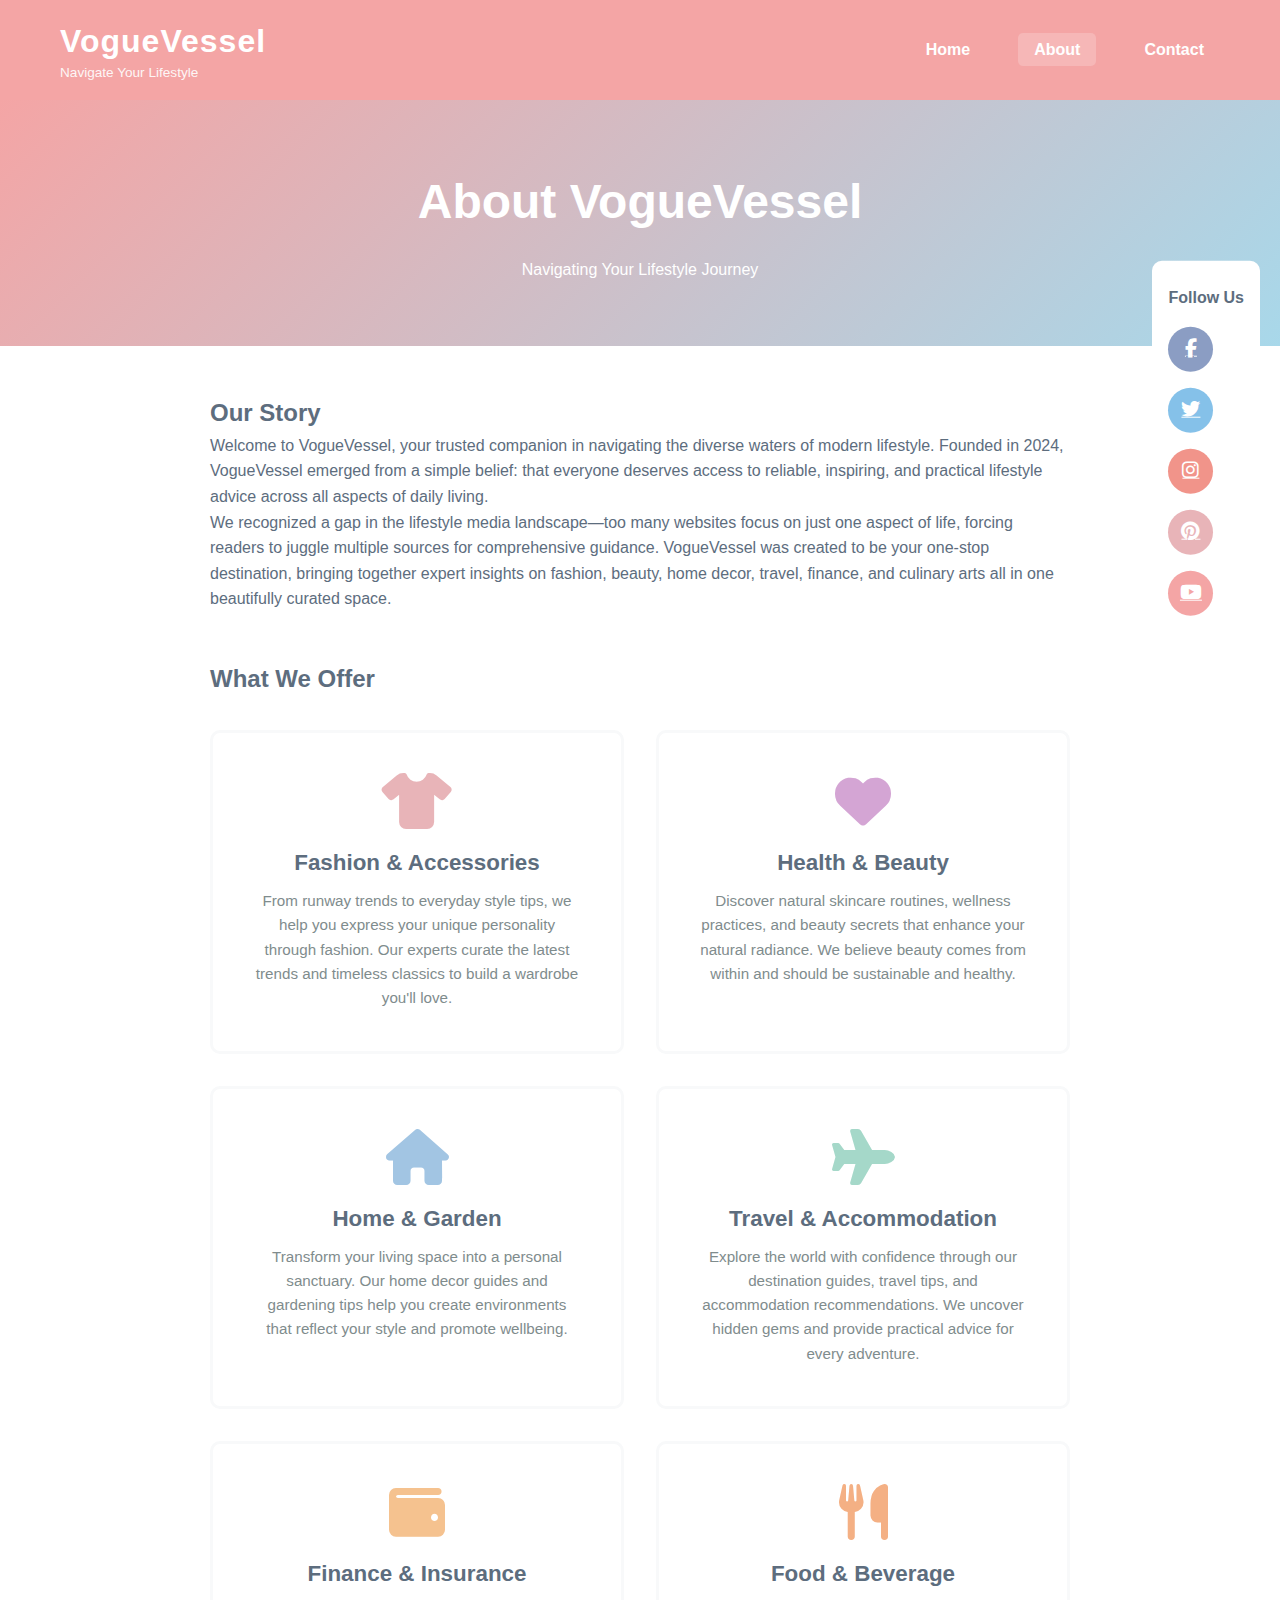
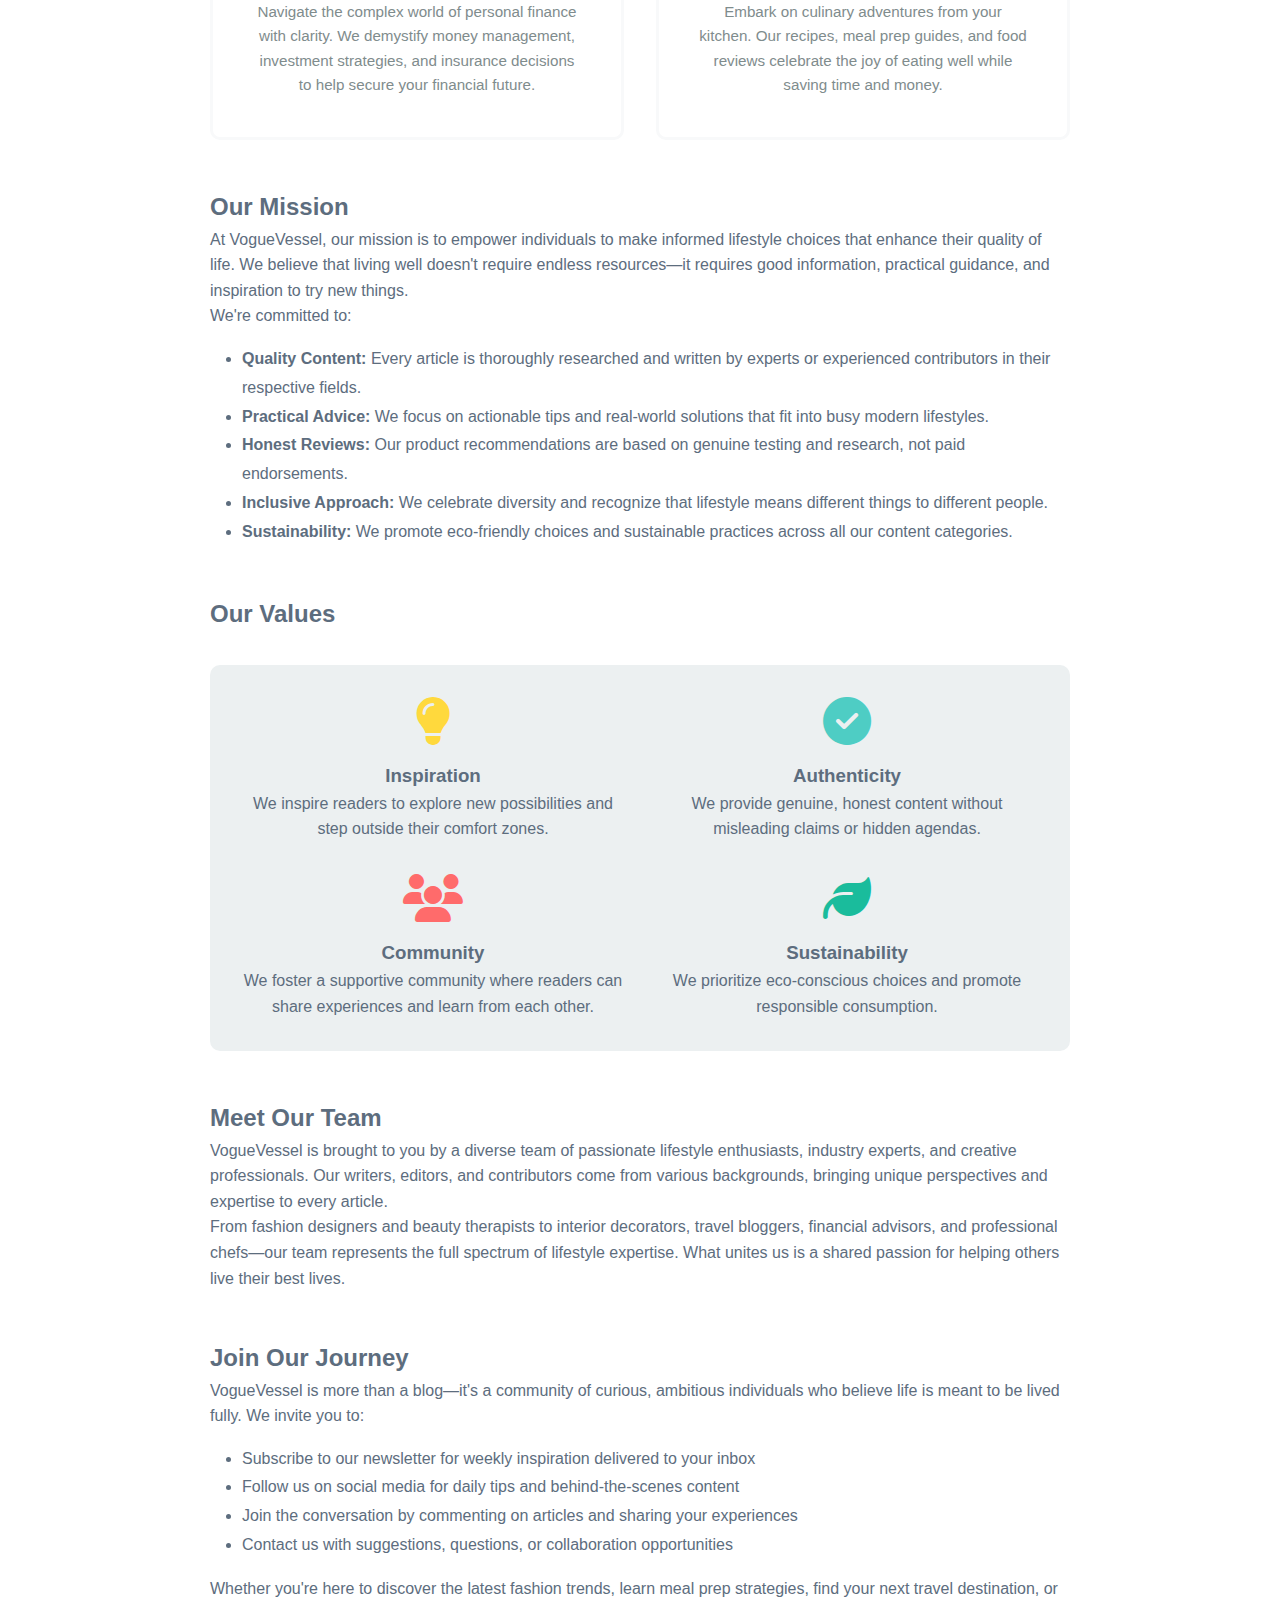
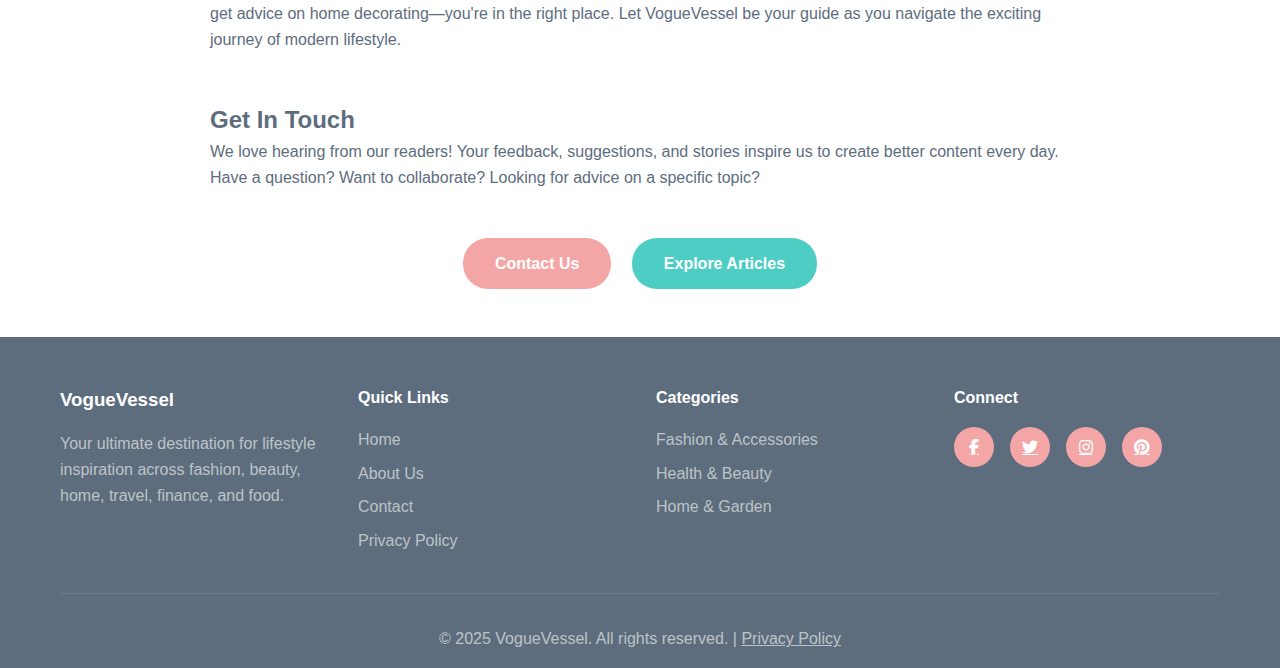
<file: about.html>
<!DOCTYPE html>
<html lang="en">
<head>
    <meta charset="UTF-8">
    <meta name="viewport" content="width=device-width, initial-scale=1.0">
    <meta name="description" content="Learn about VogueVessel - your trusted lifestyle blog covering fashion, beauty, home decor, travel, finance, and food. Meet our team and discover our mission.">
    <meta name="keywords" content="about VogueVessel, lifestyle blog team, our mission, blog about us">
    <meta name="author" content="VogueVessel">
    <title>About Us - VogueVessel</title>
    <link rel="stylesheet" href="css/style.css">
    <link rel="stylesheet" href="https://cdnjs.cloudflare.com/ajax/libs/font-awesome/6.4.0/css/all.min.css">
</head>
<body>
    <!-- Header -->
    <header class="header">
        <nav class="navbar">
            <div class="container">
                <div class="logo">
                    <h1><a href="index.html" style="color: white; text-decoration: none;">VogueVessel</a></h1>
                    <p class="tagline">Navigate Your Lifestyle</p>
                </div>
                <button class="mobile-menu-toggle" aria-label="Toggle menu">
                    <i class="fas fa-bars"></i>
                </button>
                <ul class="nav-menu">
                    <li><a href="index.html">Home</a></li>
                    <li><a href="about.html" class="active">About</a></li>
                    <li><a href="contact.html">Contact</a></li>
                </ul>
            </div>
        </nav>
    </header>

    <!-- Page Header -->
    <div class="page-header">
        <div class="container">
            <h1>About VogueVessel</h1>
            <p>Navigating Your Lifestyle Journey</p>
        </div>
    </div>

    <!-- About Content -->
    <section class="page-content">
        <h2>Our Story</h2>
        <p>Welcome to VogueVessel, your trusted companion in navigating the diverse waters of modern lifestyle. Founded in 2024, VogueVessel emerged from a simple belief: that everyone deserves access to reliable, inspiring, and practical lifestyle advice across all aspects of daily living.</p>

        <p>We recognized a gap in the lifestyle media landscape—too many websites focus on just one aspect of life, forcing readers to juggle multiple sources for comprehensive guidance. VogueVessel was created to be your one-stop destination, bringing together expert insights on fashion, beauty, home decor, travel, finance, and culinary arts all in one beautifully curated space.</p>

        <h2 style="margin-top: 3rem;">What We Offer</h2>
        
        <div class="categories-grid" style="margin: 2rem 0;">
            <div class="category-card">
                <i class="fas fa-tshirt"></i>
                <h3>Fashion & Accessories</h3>
                <p>From runway trends to everyday style tips, we help you express your unique personality through fashion. Our experts curate the latest trends and timeless classics to build a wardrobe you'll love.</p>
            </div>
            <div class="category-card">
                <i class="fas fa-heart"></i>
                <h3>Health & Beauty</h3>
                <p>Discover natural skincare routines, wellness practices, and beauty secrets that enhance your natural radiance. We believe beauty comes from within and should be sustainable and healthy.</p>
            </div>
            <div class="category-card">
                <i class="fas fa-home"></i>
                <h3>Home & Garden</h3>
                <p>Transform your living space into a personal sanctuary. Our home decor guides and gardening tips help you create environments that reflect your style and promote wellbeing.</p>
            </div>
            <div class="category-card">
                <i class="fas fa-plane"></i>
                <h3>Travel & Accommodation</h3>
                <p>Explore the world with confidence through our destination guides, travel tips, and accommodation recommendations. We uncover hidden gems and provide practical advice for every adventure.</p>
            </div>
            <div class="category-card">
                <i class="fas fa-wallet"></i>
                <h3>Finance & Insurance</h3>
                <p>Navigate the complex world of personal finance with clarity. We demystify money management, investment strategies, and insurance decisions to help secure your financial future.</p>
            </div>
            <div class="category-card">
                <i class="fas fa-utensils"></i>
                <h3>Food & Beverage</h3>
                <p>Embark on culinary adventures from your kitchen. Our recipes, meal prep guides, and food reviews celebrate the joy of eating well while saving time and money.</p>
            </div>
        </div>

        <h2 style="margin-top: 3rem;">Our Mission</h2>
        <p>At VogueVessel, our mission is to empower individuals to make informed lifestyle choices that enhance their quality of life. We believe that living well doesn't require endless resources—it requires good information, practical guidance, and inspiration to try new things.</p>

        <p>We're committed to:</p>
        <ul style="margin: 1rem 0 1rem 2rem; line-height: 1.8;">
            <li><strong>Quality Content:</strong> Every article is thoroughly researched and written by experts or experienced contributors in their respective fields.</li>
            <li><strong>Practical Advice:</strong> We focus on actionable tips and real-world solutions that fit into busy modern lifestyles.</li>
            <li><strong>Honest Reviews:</strong> Our product recommendations are based on genuine testing and research, not paid endorsements.</li>
            <li><strong>Inclusive Approach:</strong> We celebrate diversity and recognize that lifestyle means different things to different people.</li>
            <li><strong>Sustainability:</strong> We promote eco-friendly choices and sustainable practices across all our content categories.</li>
        </ul>

        <h2 style="margin-top: 3rem;">Our Values</h2>
        
        <div class="product-showcase" style="background-color: #ECF0F1; padding: 2rem; border-radius: 10px; margin: 2rem 0;">
            <div style="display: grid; grid-template-columns: repeat(auto-fit, minmax(250px, 1fr)); gap: 2rem;">
                <div style="text-align: center;">
                    <i class="fas fa-lightbulb" style="font-size: 3rem; color: #FFD93D; margin-bottom: 1rem;"></i>
                    <h3>Inspiration</h3>
                    <p>We inspire readers to explore new possibilities and step outside their comfort zones.</p>
                </div>
                <div style="text-align: center;">
                    <i class="fas fa-check-circle" style="font-size: 3rem; color: #4ECDC4; margin-bottom: 1rem;"></i>
                    <h3>Authenticity</h3>
                    <p>We provide genuine, honest content without misleading claims or hidden agendas.</p>
                </div>
                <div style="text-align: center;">
                    <i class="fas fa-users" style="font-size: 3rem; color: #FF6B6B; margin-bottom: 1rem;"></i>
                    <h3>Community</h3>
                    <p>We foster a supportive community where readers can share experiences and learn from each other.</p>
                </div>
                <div style="text-align: center;">
                    <i class="fas fa-leaf" style="font-size: 3rem; color: #1ABC9C; margin-bottom: 1rem;"></i>
                    <h3>Sustainability</h3>
                    <p>We prioritize eco-conscious choices and promote responsible consumption.</p>
                </div>
            </div>
        </div>

        <h2 style="margin-top: 3rem;">Meet Our Team</h2>
        <p>VogueVessel is brought to you by a diverse team of passionate lifestyle enthusiasts, industry experts, and creative professionals. Our writers, editors, and contributors come from various backgrounds, bringing unique perspectives and expertise to every article.</p>

        <p>From fashion designers and beauty therapists to interior decorators, travel bloggers, financial advisors, and professional chefs—our team represents the full spectrum of lifestyle expertise. What unites us is a shared passion for helping others live their best lives.</p>

        <h2 style="margin-top: 3rem;">Join Our Journey</h2>
        <p>VogueVessel is more than a blog—it's a community of curious, ambitious individuals who believe life is meant to be lived fully. We invite you to:</p>

        <ul style="margin: 1rem 0 1rem 2rem; line-height: 1.8;">
            <li>Subscribe to our newsletter for weekly inspiration delivered to your inbox</li>
            <li>Follow us on social media for daily tips and behind-the-scenes content</li>
            <li>Join the conversation by commenting on articles and sharing your experiences</li>
            <li>Contact us with suggestions, questions, or collaboration opportunities</li>
        </ul>

        <p>Whether you're here to discover the latest fashion trends, learn meal prep strategies, find your next travel destination, or get advice on home decorating—you're in the right place. Let VogueVessel be your guide as you navigate the exciting journey of modern lifestyle.</p>

        <h2 style="margin-top: 3rem;">Get In Touch</h2>
        <p>We love hearing from our readers! Your feedback, suggestions, and stories inspire us to create better content every day. Have a question? Want to collaborate? Looking for advice on a specific topic?</p>

        <div style="text-align: center; margin: 3rem 0;">
            <a href="contact.html" class="btn-primary" style="margin-right: 1rem;">Contact Us</a>
            <a href="index.html" class="btn-primary" style="background-color: #4ECDC4;">Explore Articles</a>
        </div>
    </section>

    <!-- Social Media Widget -->
    <aside class="social-widget">
        <h3>Follow Us</h3>
        <div class="social-links">
            <a href="https://www.facebook.com/voguevessel" target="_blank" rel="noopener noreferrer" aria-label="Facebook"><i class="fab fa-facebook-f"></i></a>
            <a href="https://twitter.com/voguevessel" target="_blank" rel="noopener noreferrer" aria-label="Twitter"><i class="fab fa-twitter"></i></a>
            <a href="https://www.instagram.com/voguevessel" target="_blank" rel="noopener noreferrer" aria-label="Instagram"><i class="fab fa-instagram"></i></a>
            <a href="https://www.pinterest.com/voguevessel" target="_blank" rel="noopener noreferrer" aria-label="Pinterest"><i class="fab fa-pinterest"></i></a>
            <a href="https://www.youtube.com/@voguevessel" target="_blank" rel="noopener noreferrer" aria-label="YouTube"><i class="fab fa-youtube"></i></a>
        </div>
    </aside>

    <!-- Footer -->
    <footer class="footer">
        <div class="container">
            <div class="footer-content">
                <div class="footer-section">
                    <h3>VogueVessel</h3>
                    <p>Your ultimate destination for lifestyle inspiration across fashion, beauty, home, travel, finance, and food.</p>
                </div>
                <div class="footer-section">
                    <h4>Quick Links</h4>
                    <ul>
                        <li><a href="index.html">Home</a></li>
                        <li><a href="about.html">About Us</a></li>
                        <li><a href="contact.html">Contact</a></li>
                        <li><a href="privacy-policy.html">Privacy Policy</a></li>
                    </ul>
                </div>
                <div class="footer-section">
                    <h4>Categories</h4>
                    <ul>
                        <li><a href="index.html">Fashion & Accessories</a></li>
                        <li><a href="index.html">Health & Beauty</a></li>
                        <li><a href="index.html">Home & Garden</a></li>
                    </ul>
                </div>
                <div class="footer-section">
                    <h4>Connect</h4>
                    <div class="footer-social">
                        <a href="https://www.facebook.com/voguevessel" target="_blank" rel="noopener noreferrer"><i class="fab fa-facebook-f"></i></a>
                        <a href="https://twitter.com/voguevessel" target="_blank" rel="noopener noreferrer"><i class="fab fa-twitter"></i></a>
                        <a href="https://www.instagram.com/voguevessel" target="_blank" rel="noopener noreferrer"><i class="fab fa-instagram"></i></a>
                        <a href="https://www.pinterest.com/voguevessel" target="_blank" rel="noopener noreferrer"><i class="fab fa-pinterest"></i></a>
                    </div>
                </div>
            </div>
            <div class="footer-bottom">
                <p>&copy; 2025 VogueVessel. All rights reserved. | <a href="privacy-policy.html" style="color: #BDC3C7;">Privacy Policy</a></p>
            </div>
        </div>
    </footer>

    <script src="js/main.js"></script>
</body>
</html>
</file>
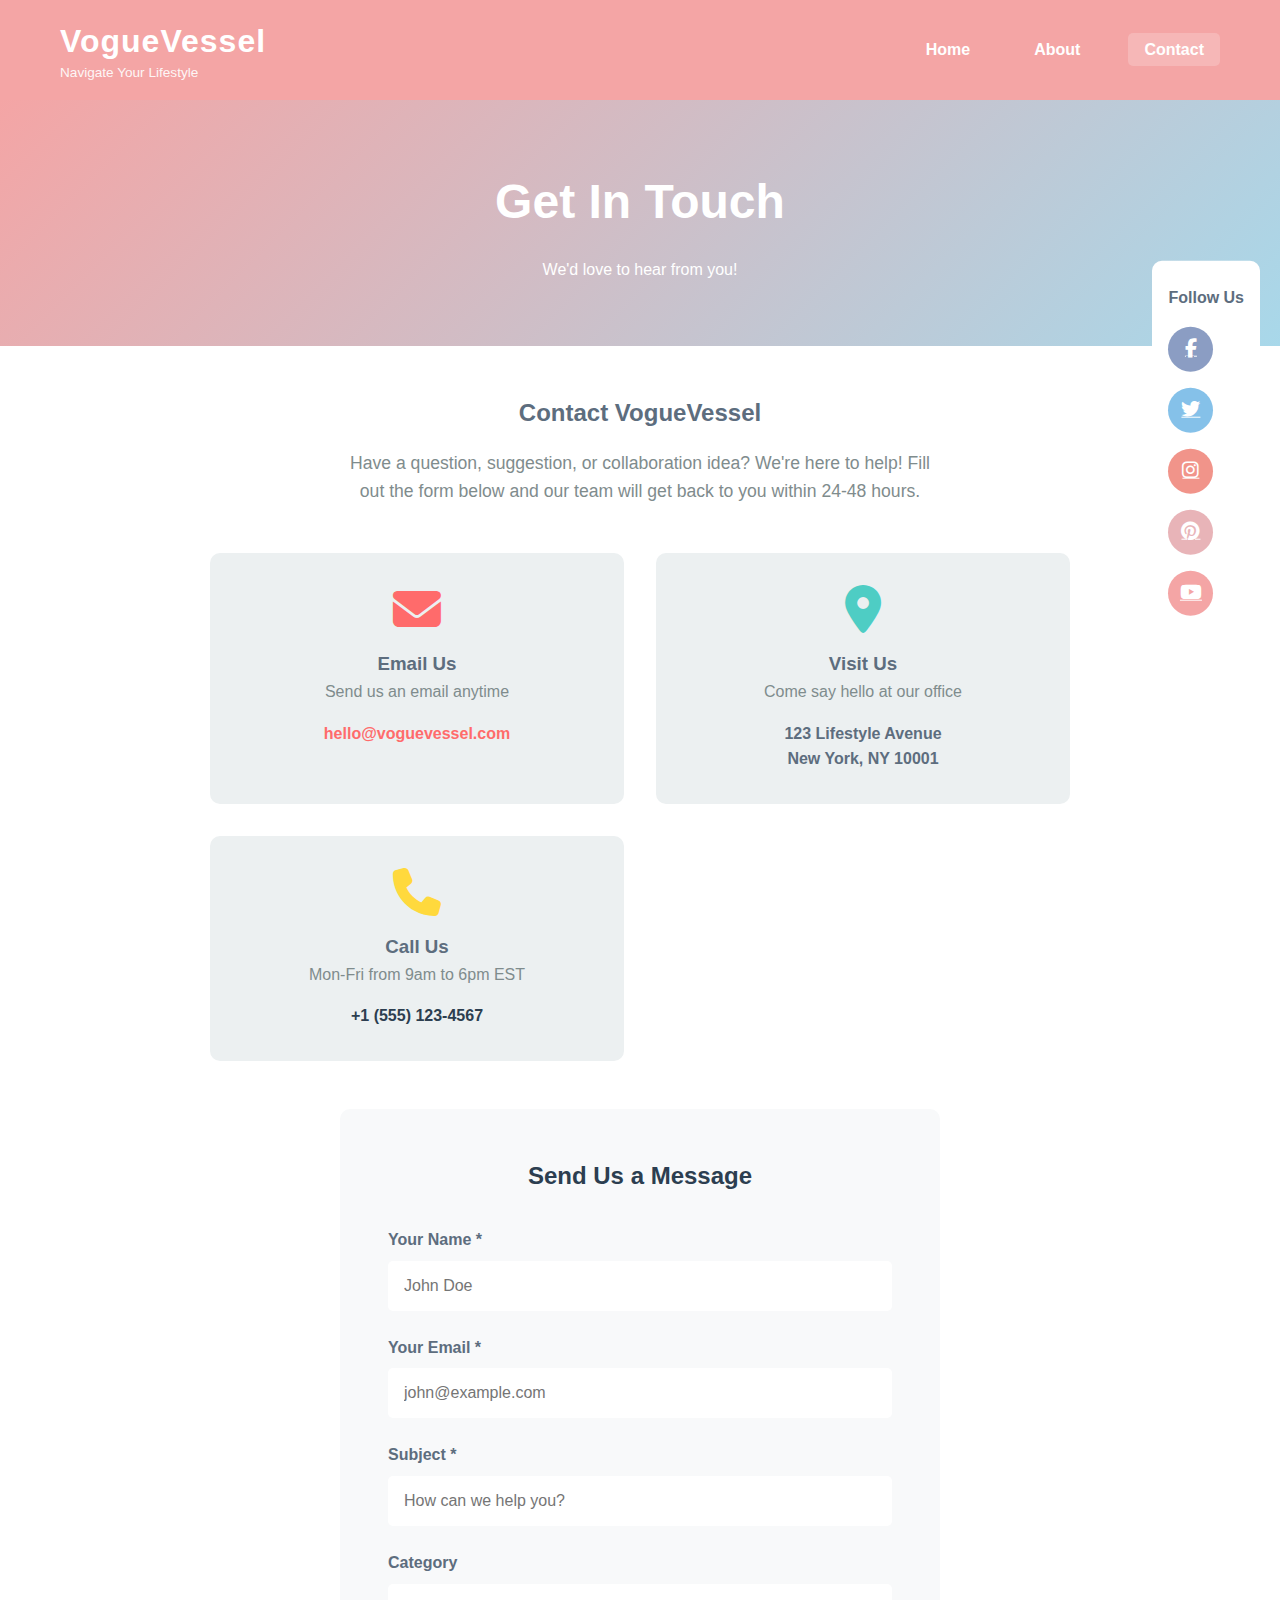
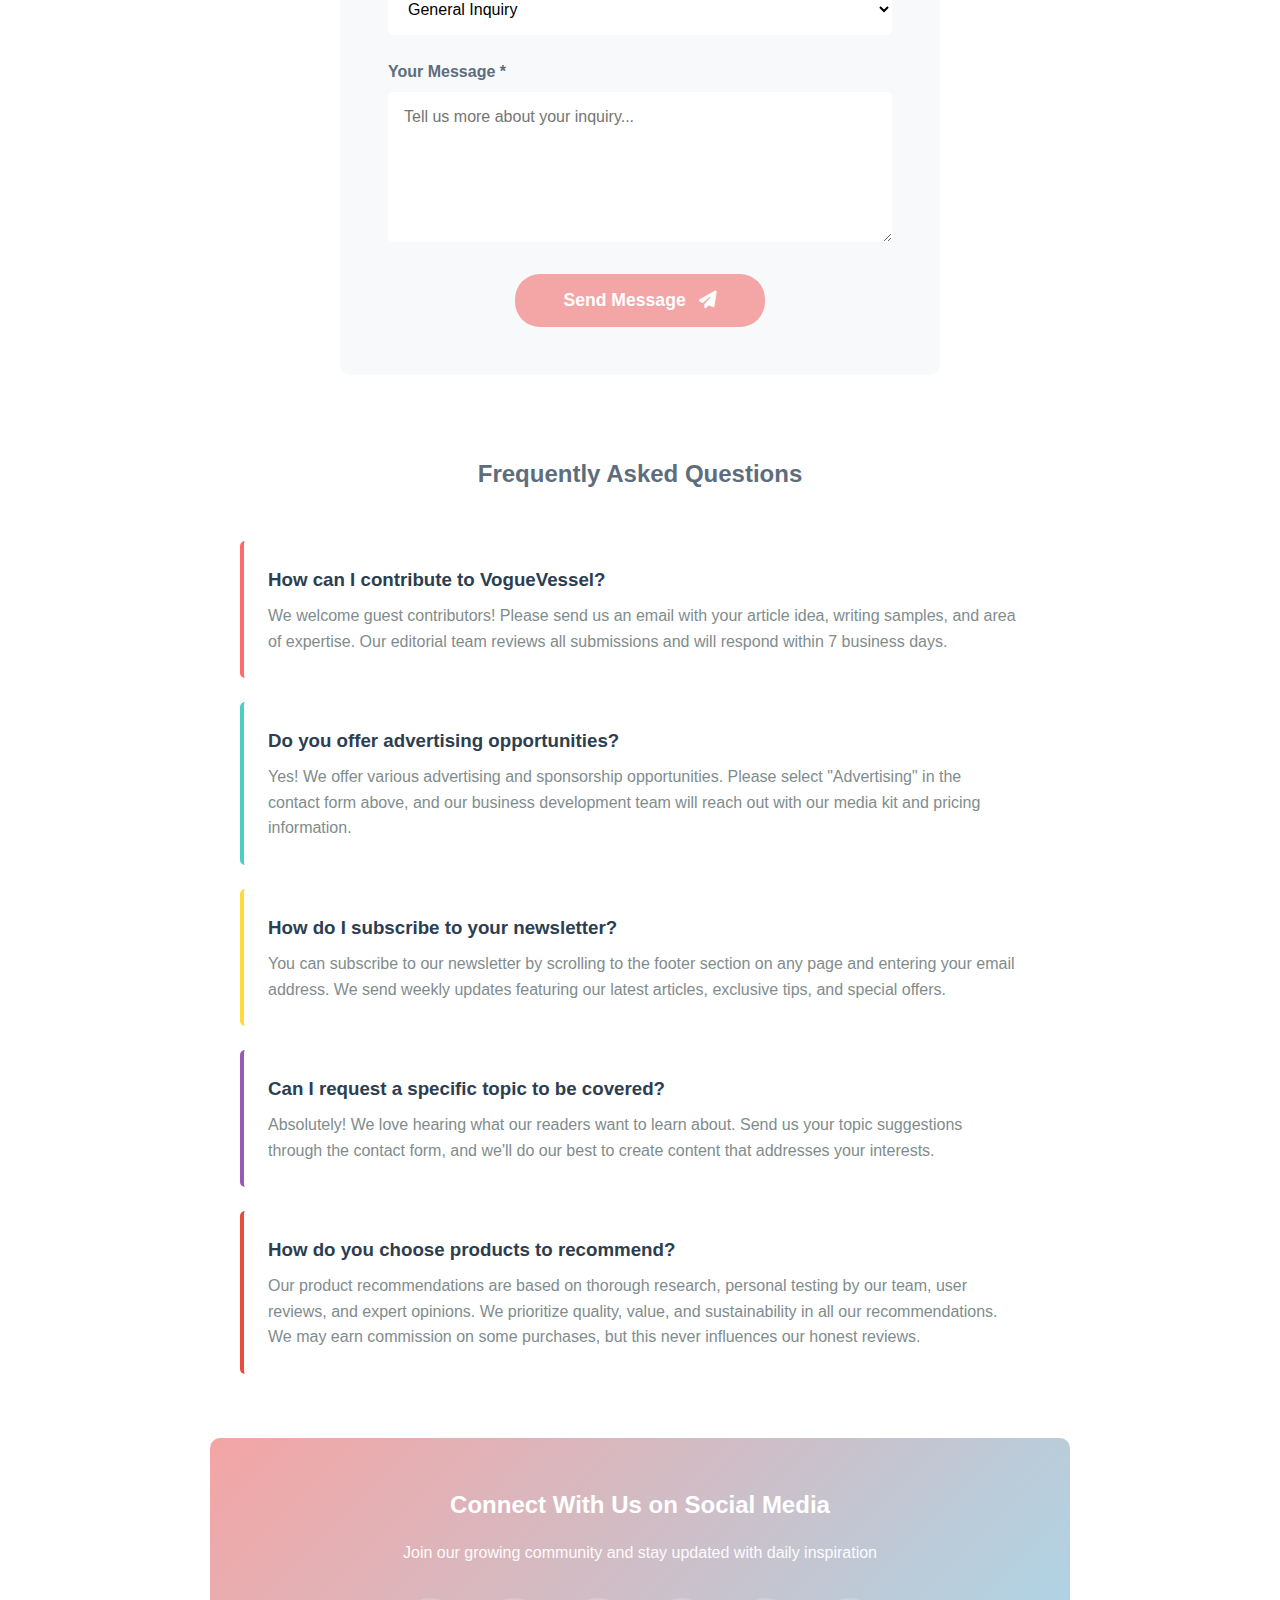
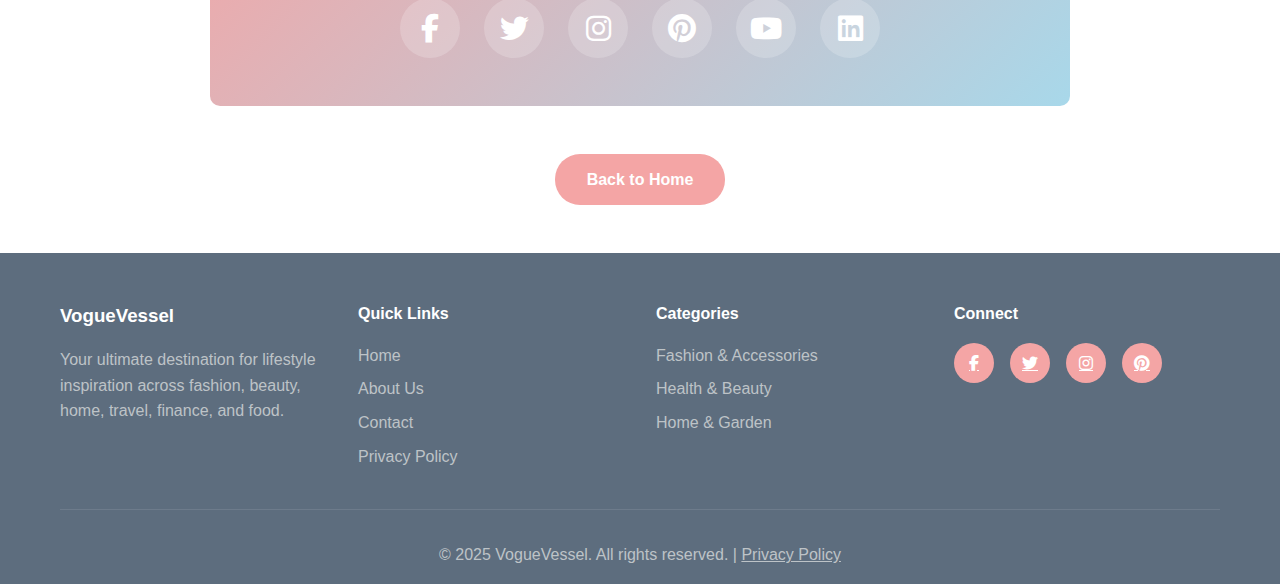
<file: contact.html>
<!DOCTYPE html>
<html lang="en">
<head>
    <meta charset="UTF-8">
    <meta name="viewport" content="width=device-width, initial-scale=1.0">
    <meta name="description" content="Get in touch with VogueVessel. Send us your questions, feedback, or collaboration proposals. We'd love to hear from you!">
    <meta name="keywords" content="contact VogueVessel, email, get in touch, collaboration, feedback">
    <meta name="author" content="VogueVessel">
    <title>Contact Us - VogueVessel</title>
    <link rel="stylesheet" href="css/style.css">
    <link rel="stylesheet" href="https://cdnjs.cloudflare.com/ajax/libs/font-awesome/6.4.0/css/all.min.css">
</head>
<body>
    <!-- Header -->
    <header class="header">
        <nav class="navbar">
            <div class="container">
                <div class="logo">
                    <h1><a href="index.html" style="color: white; text-decoration: none;">VogueVessel</a></h1>
                    <p class="tagline">Navigate Your Lifestyle</p>
                </div>
                <button class="mobile-menu-toggle" aria-label="Toggle menu">
                    <i class="fas fa-bars"></i>
                </button>
                <ul class="nav-menu">
                    <li><a href="index.html">Home</a></li>
                    <li><a href="about.html">About</a></li>
                    <li><a href="contact.html" class="active">Contact</a></li>
                </ul>
            </div>
        </nav>
    </header>

    <!-- Page Header -->
    <div class="page-header">
        <div class="container">
            <h1>Get In Touch</h1>
            <p>We'd love to hear from you!</p>
        </div>
    </div>

    <!-- Contact Content -->
    <section class="page-content">
        <div style="text-align: center; margin-bottom: 3rem;">
            <h2>Contact VogueVessel</h2>
            <p style="max-width: 600px; margin: 1rem auto; color: #7F8C8D; font-size: 1.1rem;">
                Have a question, suggestion, or collaboration idea? We're here to help! 
                Fill out the form below and our team will get back to you within 24-48 hours.
            </p>
        </div>

        <!-- Contact Information Cards -->
        <div style="display: grid; grid-template-columns: repeat(auto-fit, minmax(280px, 1fr)); gap: 2rem; margin: 3rem 0;">
            <div style="background-color: #ECF0F1; padding: 2rem; border-radius: 10px; text-align: center;">
                <i class="fas fa-envelope" style="font-size: 3rem; color: #FF6B6B; margin-bottom: 1rem;"></i>
                <h3>Email Us</h3>
                <p style="color: #7F8C8D; margin-bottom: 1rem;">Send us an email anytime</p>
                <a href="mailto:hello@voguevessel.com" style="color: #FF6B6B; text-decoration: none; font-weight: 600;">hello@voguevessel.com</a>
            </div>

            <div style="background-color: #ECF0F1; padding: 2rem; border-radius: 10px; text-align: center;">
                <i class="fas fa-map-marker-alt" style="font-size: 3rem; color: #4ECDC4; margin-bottom: 1rem;"></i>
                <h3>Visit Us</h3>
                <p style="color: #7F8C8D; margin-bottom: 1rem;">Come say hello at our office</p>
                <p style="font-weight: 600;">123 Lifestyle Avenue<br>New York, NY 10001</p>
            </div>

            <div style="background-color: #ECF0F1; padding: 2rem; border-radius: 10px; text-align: center;">
                <i class="fas fa-phone" style="font-size: 3rem; color: #FFD93D; margin-bottom: 1rem;"></i>
                <h3>Call Us</h3>
                <p style="color: #7F8C8D; margin-bottom: 1rem;">Mon-Fri from 9am to 6pm EST</p>
                <a href="tel:+15551234567" style="color: #2C3E50; text-decoration: none; font-weight: 600;">+1 (555) 123-4567</a>
            </div>
        </div>

        <!-- Contact Form -->
        <div class="contact-form">
            <h2 style="text-align: center; margin-bottom: 2rem; color: #2C3E50;">Send Us a Message</h2>
            <form id="contactForm">
                <div class="form-group">
                    <label for="name">Your Name *</label>
                    <input type="text" id="name" name="name" required placeholder="John Doe">
                </div>

                <div class="form-group">
                    <label for="email">Your Email *</label>
                    <input type="email" id="email" name="email" required placeholder="john@example.com">
                </div>

                <div class="form-group">
                    <label for="subject">Subject *</label>
                    <input type="text" id="subject" name="subject" required placeholder="How can we help you?">
                </div>

                <div class="form-group">
                    <label for="category">Category</label>
                    <select id="category" name="category" style="width: 100%; padding: 1rem; border: none; border-radius: 5px; font-size: 1rem; font-family: inherit; background-color: #fff;">
                        <option value="general">General Inquiry</option>
                        <option value="feedback">Feedback</option>
                        <option value="collaboration">Collaboration</option>
                        <option value="advertising">Advertising</option>
                        <option value="technical">Technical Support</option>
                        <option value="other">Other</option>
                    </select>
                </div>

                <div class="form-group">
                    <label for="message">Your Message *</label>
                    <textarea id="message" name="message" required placeholder="Tell us more about your inquiry..."></textarea>
                </div>

                <div style="text-align: center;">
                    <button type="submit" class="btn-primary" style="padding: 1rem 3rem; font-size: 1.1rem;">
                        Send Message <i class="fas fa-paper-plane" style="margin-left: 0.5rem;"></i>
                    </button>
                </div>
            </form>
        </div>

        <!-- FAQ Section -->
        <div style="margin-top: 5rem;">
            <h2 style="text-align: center; margin-bottom: 3rem;">Frequently Asked Questions</h2>
            
            <div style="max-width: 800px; margin: 0 auto;">
                <div style="background-color: #fff; border-left: 4px solid #FF6B6B; padding: 1.5rem; margin-bottom: 1.5rem; border-radius: 5px;">
                    <h3 style="color: #2C3E50; margin-bottom: 0.5rem;">How can I contribute to VogueVessel?</h3>
                    <p style="color: #7F8C8D; line-height: 1.6;">We welcome guest contributors! Please send us an email with your article idea, writing samples, and area of expertise. Our editorial team reviews all submissions and will respond within 7 business days.</p>
                </div>

                <div style="background-color: #fff; border-left: 4px solid #4ECDC4; padding: 1.5rem; margin-bottom: 1.5rem; border-radius: 5px;">
                    <h3 style="color: #2C3E50; margin-bottom: 0.5rem;">Do you offer advertising opportunities?</h3>
                    <p style="color: #7F8C8D; line-height: 1.6;">Yes! We offer various advertising and sponsorship opportunities. Please select "Advertising" in the contact form above, and our business development team will reach out with our media kit and pricing information.</p>
                </div>

                <div style="background-color: #fff; border-left: 4px solid #FFD93D; padding: 1.5rem; margin-bottom: 1.5rem; border-radius: 5px;">
                    <h3 style="color: #2C3E50; margin-bottom: 0.5rem;">How do I subscribe to your newsletter?</h3>
                    <p style="color: #7F8C8D; line-height: 1.6;">You can subscribe to our newsletter by scrolling to the footer section on any page and entering your email address. We send weekly updates featuring our latest articles, exclusive tips, and special offers.</p>
                </div>

                <div style="background-color: #fff; border-left: 4px solid #9B59B6; padding: 1.5rem; margin-bottom: 1.5rem; border-radius: 5px;">
                    <h3 style="color: #2C3E50; margin-bottom: 0.5rem;">Can I request a specific topic to be covered?</h3>
                    <p style="color: #7F8C8D; line-height: 1.6;">Absolutely! We love hearing what our readers want to learn about. Send us your topic suggestions through the contact form, and we'll do our best to create content that addresses your interests.</p>
                </div>

                <div style="background-color: #fff; border-left: 4px solid #E74C3C; padding: 1.5rem; margin-bottom: 1.5rem; border-radius: 5px;">
                    <h3 style="color: #2C3E50; margin-bottom: 0.5rem;">How do you choose products to recommend?</h3>
                    <p style="color: #7F8C8D; line-height: 1.6;">Our product recommendations are based on thorough research, personal testing by our team, user reviews, and expert opinions. We prioritize quality, value, and sustainability in all our recommendations. We may earn commission on some purchases, but this never influences our honest reviews.</p>
                </div>
            </div>
        </div>

        <!-- Social Media Section -->
        <div style="background: linear-gradient(135deg, #F4A5A5, #A8D8EA); color: white; padding: 3rem; border-radius: 10px; text-align: center; margin-top: 4rem;">
            <h2 style="color: white; margin-bottom: 1rem;">Connect With Us on Social Media</h2>
            <p style="margin-bottom: 2rem; opacity: 0.95;">Join our growing community and stay updated with daily inspiration</p>
            
            <div style="display: flex; justify-content: center; gap: 1.5rem; flex-wrap: wrap;">
                <a href="https://www.facebook.com/voguevessel" target="_blank" rel="noopener noreferrer" style="width: 60px; height: 60px; background-color: rgba(255,255,255,0.2); border-radius: 50%; display: flex; align-items: center; justify-content: center; color: white; font-size: 1.8rem; transition: all 0.3s ease; text-decoration: none;">
                    <i class="fab fa-facebook-f"></i>
                </a>
                <a href="https://twitter.com/voguevessel" target="_blank" rel="noopener noreferrer" style="width: 60px; height: 60px; background-color: rgba(255,255,255,0.2); border-radius: 50%; display: flex; align-items: center; justify-content: center; color: white; font-size: 1.8rem; transition: all 0.3s ease; text-decoration: none;">
                    <i class="fab fa-twitter"></i>
                </a>
                <a href="https://www.instagram.com/voguevessel" target="_blank" rel="noopener noreferrer" style="width: 60px; height: 60px; background-color: rgba(255,255,255,0.2); border-radius: 50%; display: flex; align-items: center; justify-content: center; color: white; font-size: 1.8rem; transition: all 0.3s ease; text-decoration: none;">
                    <i class="fab fa-instagram"></i>
                </a>
                <a href="https://www.pinterest.com/voguevessel" target="_blank" rel="noopener noreferrer" style="width: 60px; height: 60px; background-color: rgba(255,255,255,0.2); border-radius: 50%; display: flex; align-items: center; justify-content: center; color: white; font-size: 1.8rem; transition: all 0.3s ease; text-decoration: none;">
                    <i class="fab fa-pinterest"></i>
                </a>
                <a href="https://www.youtube.com/@voguevessel" target="_blank" rel="noopener noreferrer" style="width: 60px; height: 60px; background-color: rgba(255,255,255,0.2); border-radius: 50%; display: flex; align-items: center; justify-content: center; color: white; font-size: 1.8rem; transition: all 0.3s ease; text-decoration: none;">
                    <i class="fab fa-youtube"></i>
                </a>
                <a href="https://www.linkedin.com/company/voguevessel" target="_blank" rel="noopener noreferrer" style="width: 60px; height: 60px; background-color: rgba(255,255,255,0.2); border-radius: 50%; display: flex; align-items: center; justify-content: center; color: white; font-size: 1.8rem; transition: all 0.3s ease; text-decoration: none;">
                    <i class="fab fa-linkedin"></i>
                </a>
            </div>
        </div>

        <div style="text-align: center; margin-top: 3rem;">
            <a href="index.html" class="btn-primary">Back to Home</a>
        </div>
    </section>

    <!-- Social Media Widget -->
    <aside class="social-widget">
        <h3>Follow Us</h3>
        <div class="social-links">
            <a href="https://www.facebook.com/voguevessel" target="_blank" rel="noopener noreferrer" aria-label="Facebook"><i class="fab fa-facebook-f"></i></a>
            <a href="https://twitter.com/voguevessel" target="_blank" rel="noopener noreferrer" aria-label="Twitter"><i class="fab fa-twitter"></i></a>
            <a href="https://www.instagram.com/voguevessel" target="_blank" rel="noopener noreferrer" aria-label="Instagram"><i class="fab fa-instagram"></i></a>
            <a href="https://www.pinterest.com/voguevessel" target="_blank" rel="noopener noreferrer" aria-label="Pinterest"><i class="fab fa-pinterest"></i></a>
            <a href="https://www.youtube.com/@voguevessel" target="_blank" rel="noopener noreferrer" aria-label="YouTube"><i class="fab fa-youtube"></i></a>
        </div>
    </aside>

    <!-- Footer -->
    <footer class="footer">
        <div class="container">
            <div class="footer-content">
                <div class="footer-section">
                    <h3>VogueVessel</h3>
                    <p>Your ultimate destination for lifestyle inspiration across fashion, beauty, home, travel, finance, and food.</p>
                </div>
                <div class="footer-section">
                    <h4>Quick Links</h4>
                    <ul>
                        <li><a href="index.html">Home</a></li>
                        <li><a href="about.html">About Us</a></li>
                        <li><a href="contact.html">Contact</a></li>
                        <li><a href="privacy-policy.html">Privacy Policy</a></li>
                    </ul>
                </div>
                <div class="footer-section">
                    <h4>Categories</h4>
                    <ul>
                        <li><a href="index.html">Fashion & Accessories</a></li>
                        <li><a href="index.html">Health & Beauty</a></li>
                        <li><a href="index.html">Home & Garden</a></li>
                    </ul>
                </div>
                <div class="footer-section">
                    <h4>Connect</h4>
                    <div class="footer-social">
                        <a href="https://www.facebook.com/voguevessel" target="_blank" rel="noopener noreferrer"><i class="fab fa-facebook-f"></i></a>
                        <a href="https://twitter.com/voguevessel" target="_blank" rel="noopener noreferrer"><i class="fab fa-twitter"></i></a>
                        <a href="https://www.instagram.com/voguevessel" target="_blank" rel="noopener noreferrer"><i class="fab fa-instagram"></i></a>
                        <a href="https://www.pinterest.com/voguevessel" target="_blank" rel="noopener noreferrer"><i class="fab fa-pinterest"></i></a>
                    </div>
                </div>
            </div>
            <div class="footer-bottom">
                <p>&copy; 2025 VogueVessel. All rights reserved. | <a href="privacy-policy.html" style="color: #BDC3C7;">Privacy Policy</a></p>
            </div>
        </div>
    </footer>

    <script src="js/main.js"></script>
</body>
</html>
</file>
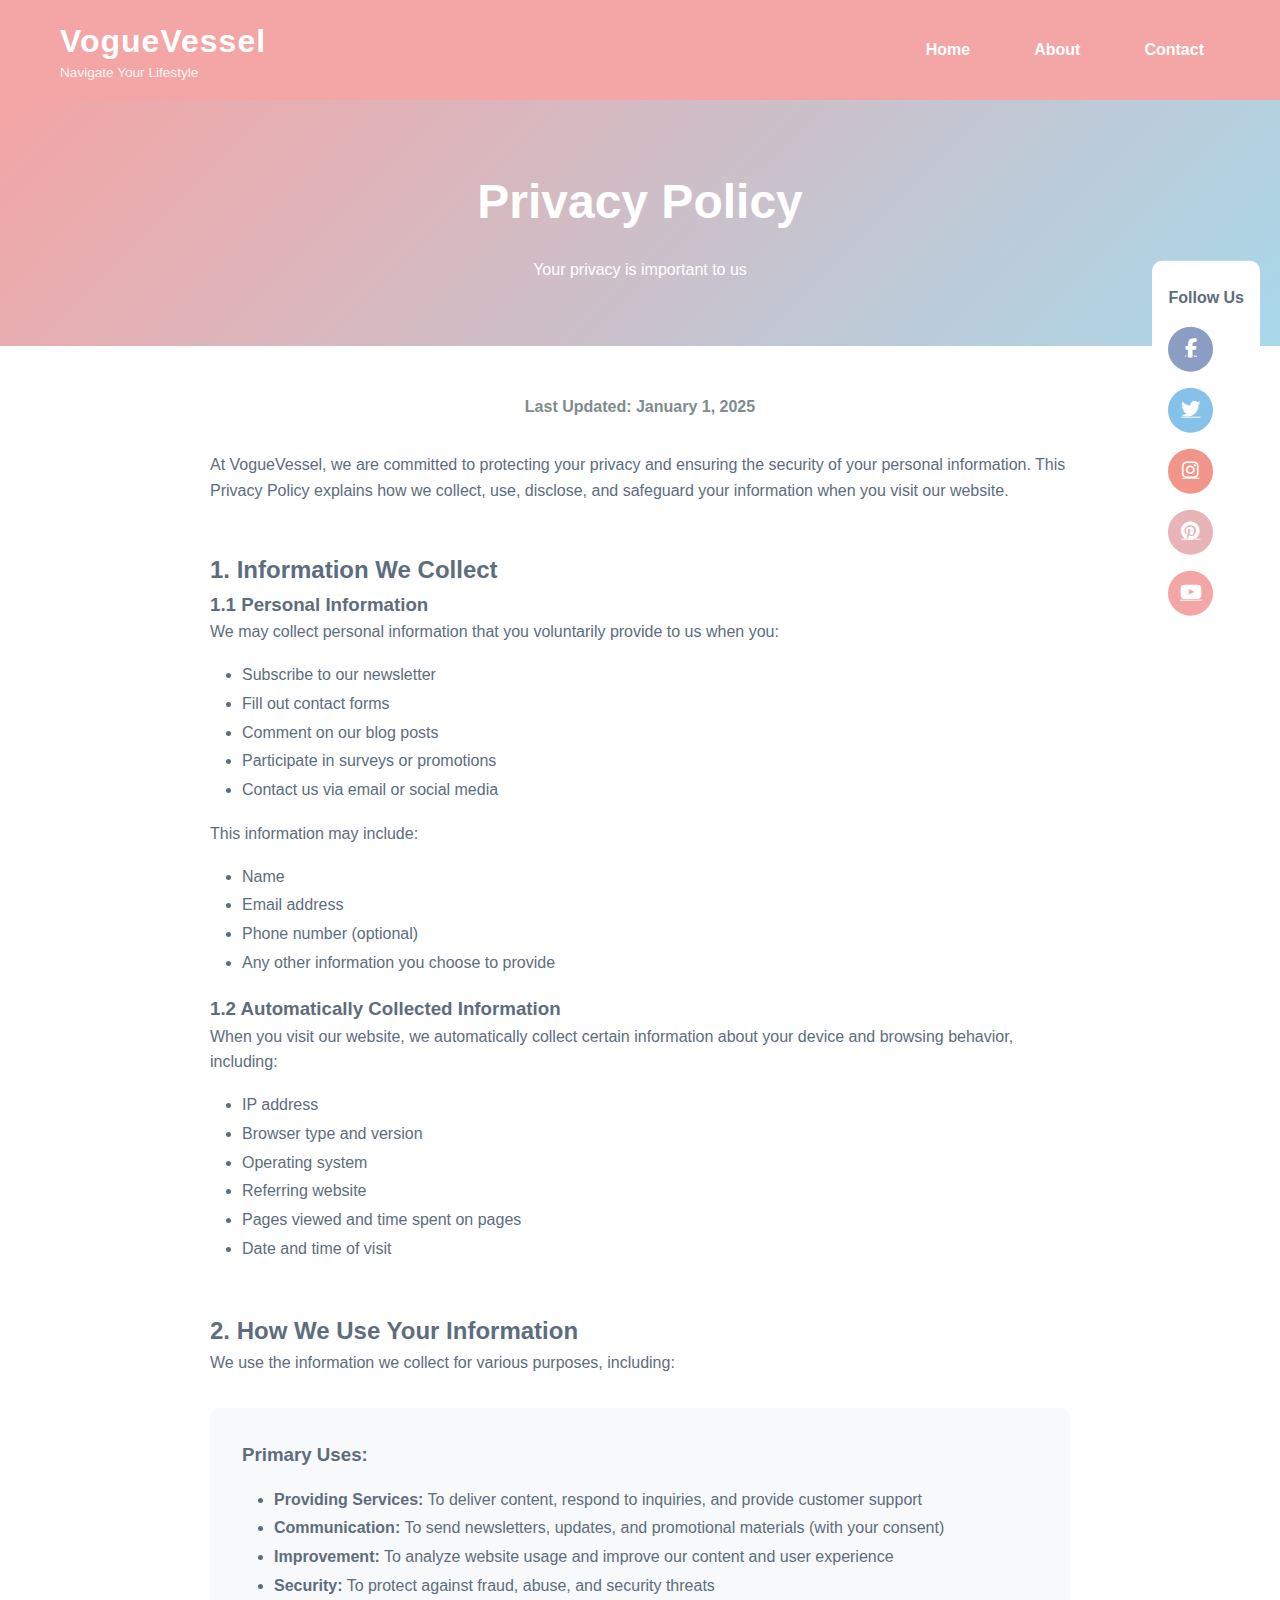
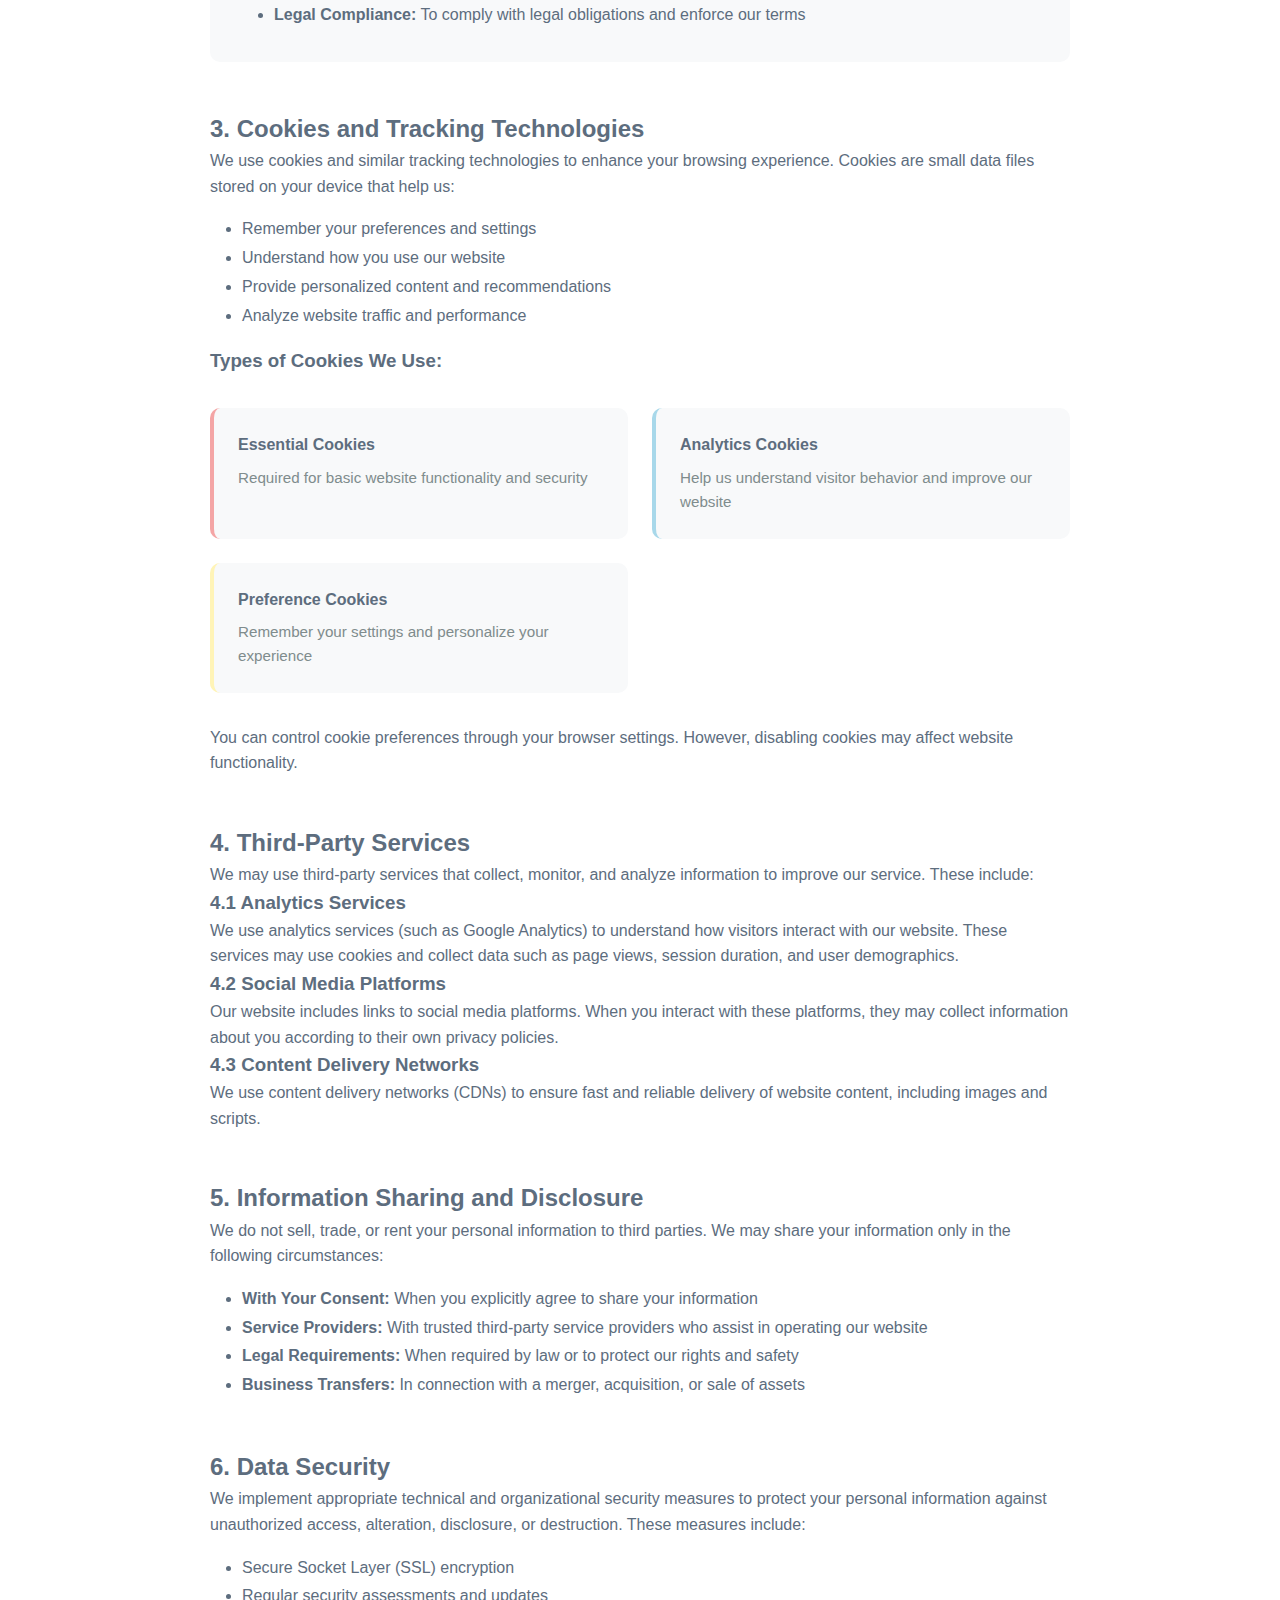
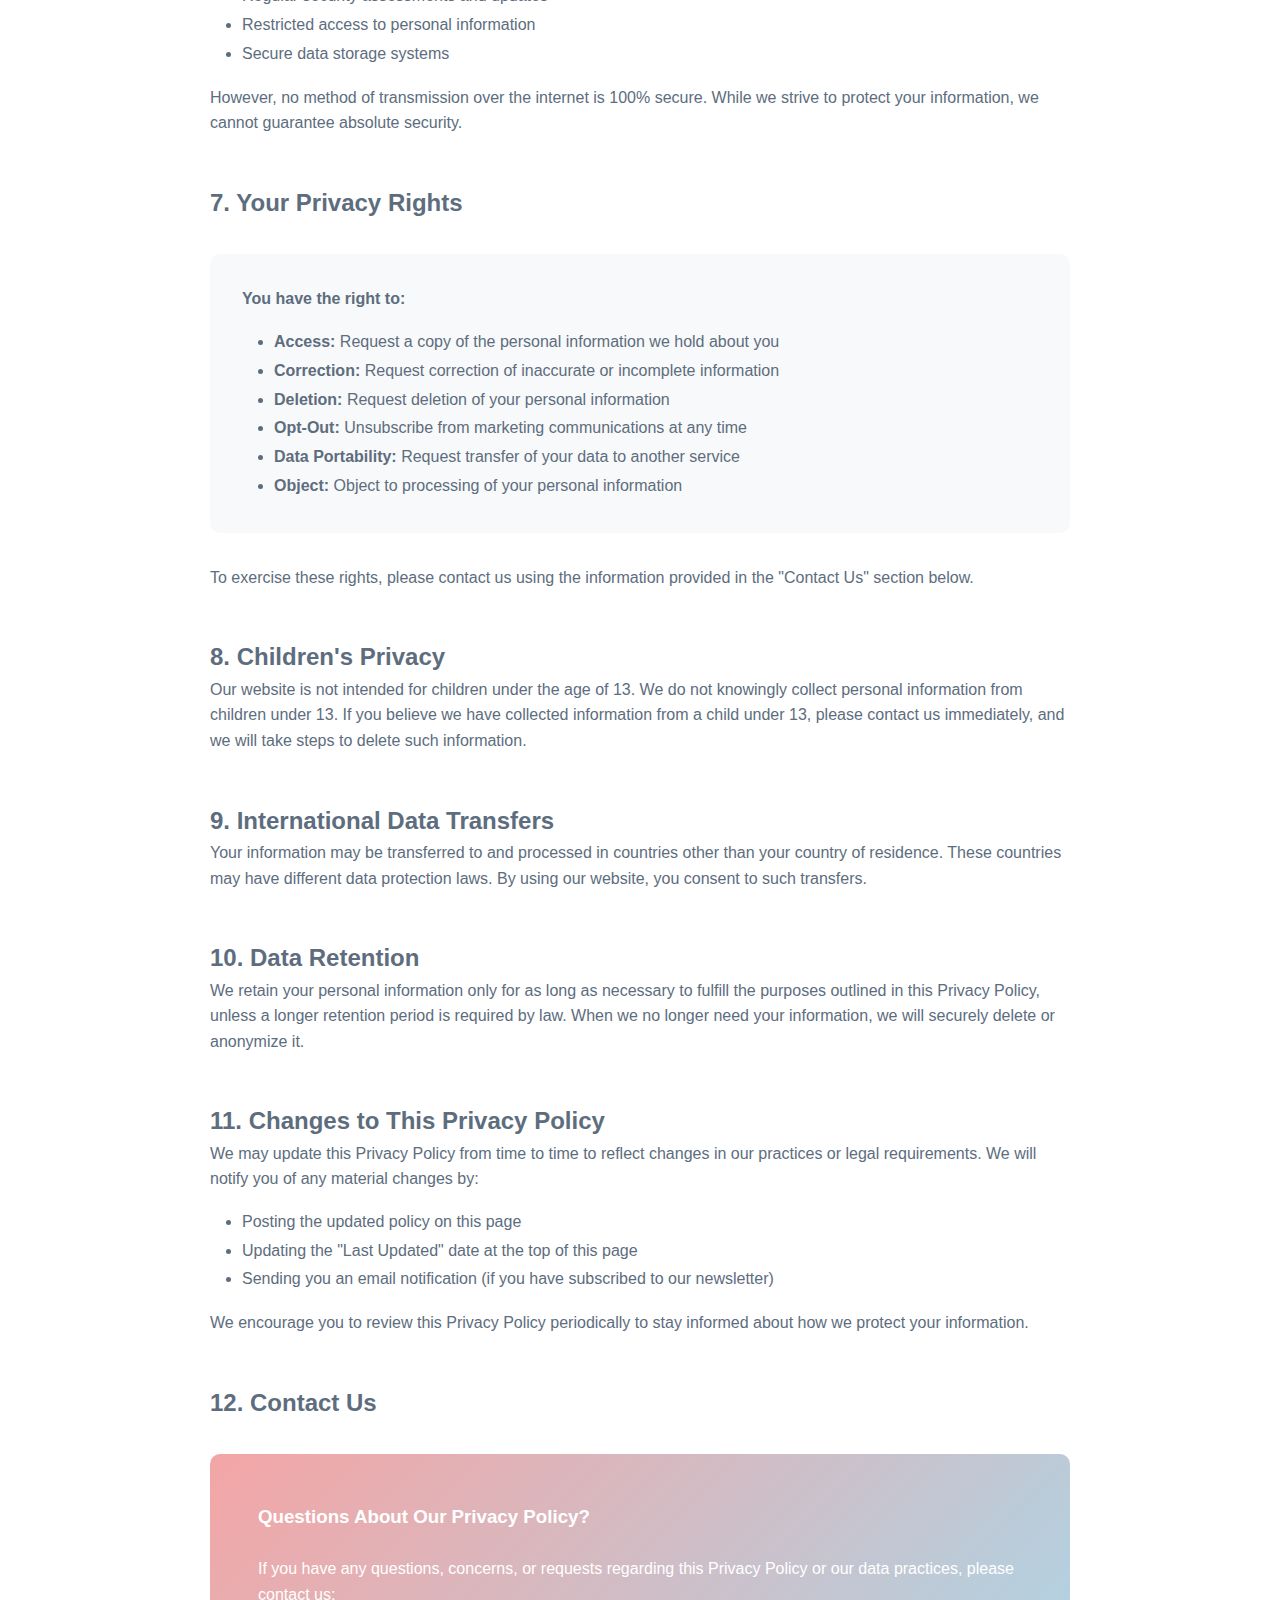
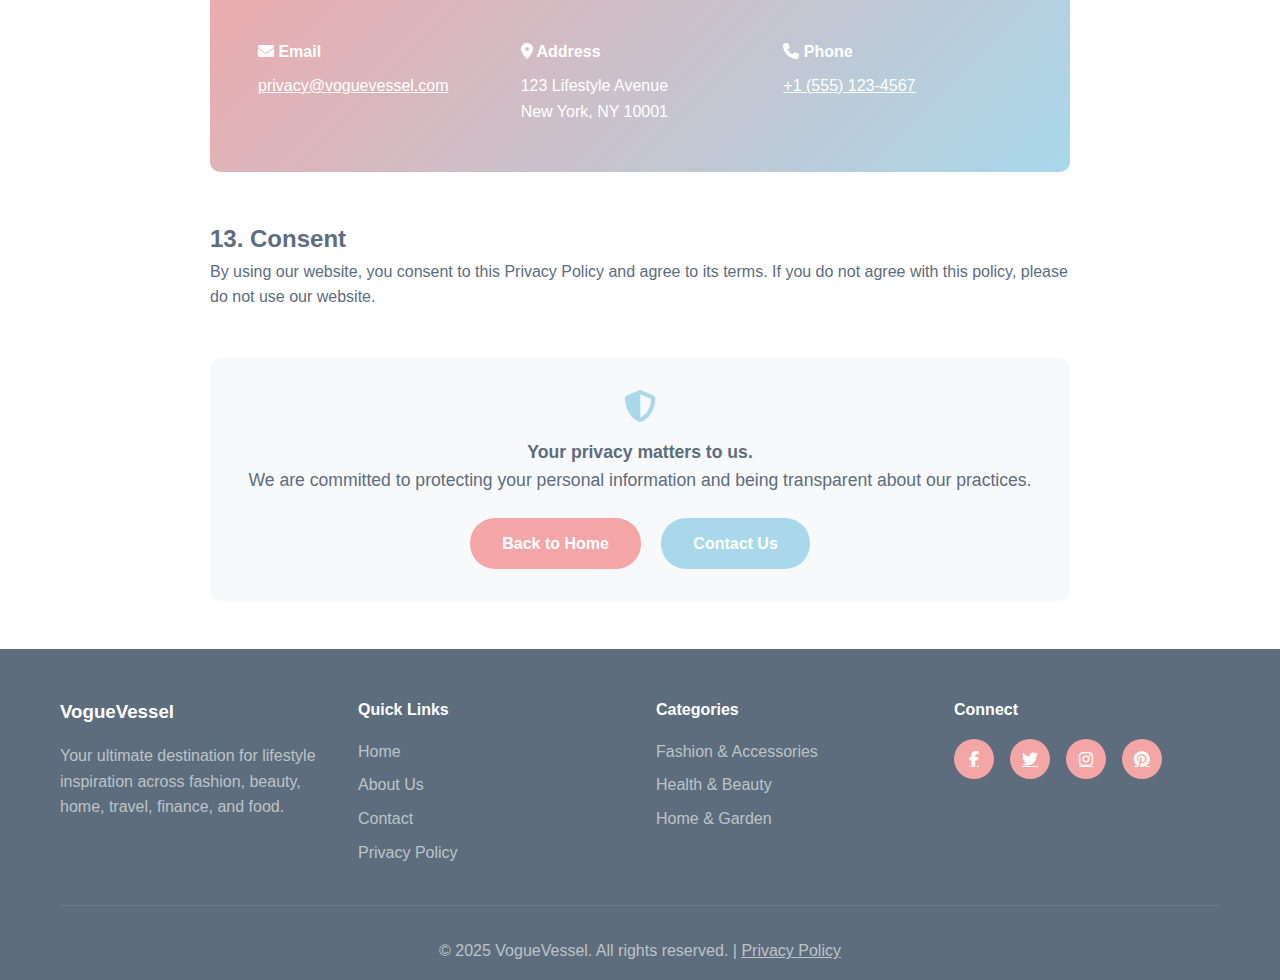
<file: privacy-policy.html>
<!DOCTYPE html>
<html lang="en">
<head>
    <meta charset="UTF-8">
    <meta name="viewport" content="width=device-width, initial-scale=1.0">
    <meta name="description" content="Read VogueVessel's Privacy Policy. Learn how we collect, use, and protect your personal information. Your privacy matters to us.">
    <meta name="keywords" content="privacy policy, data protection, GDPR, personal information, cookies">
    <meta name="author" content="VogueVessel">
    <title>Privacy Policy - VogueVessel</title>
    <link rel="stylesheet" href="css/style.css">
    <link rel="stylesheet" href="https://cdnjs.cloudflare.com/ajax/libs/font-awesome/6.4.0/css/all.min.css">
</head>
<body>
    <!-- Header -->
    <header class="header">
        <nav class="navbar">
            <div class="container">
                <div class="logo">
                    <h1><a href="index.html" style="color: white; text-decoration: none;">VogueVessel</a></h1>
                    <p class="tagline">Navigate Your Lifestyle</p>
                </div>
                <button class="mobile-menu-toggle" aria-label="Toggle menu">
                    <i class="fas fa-bars"></i>
                </button>
                <ul class="nav-menu">
                    <li><a href="index.html">Home</a></li>
                    <li><a href="about.html">About</a></li>
                    <li><a href="contact.html">Contact</a></li>
                </ul>
            </div>
        </nav>
    </header>

    <!-- Page Header -->
    <div class="page-header">
        <div class="container">
            <h1>Privacy Policy</h1>
            <p>Your privacy is important to us</p>
        </div>
    </div>

    <!-- Privacy Policy Content -->
    <section class="page-content">
        <p style="text-align: center; color: #7F8C8D; margin-bottom: 2rem;">
            <strong>Last Updated: January 1, 2025</strong>
        </p>

        <p>At VogueVessel, we are committed to protecting your privacy and ensuring the security of your personal information. This Privacy Policy explains how we collect, use, disclose, and safeguard your information when you visit our website.</p>

        <h2 style="margin-top: 3rem;">1. Information We Collect</h2>
        
        <h3>1.1 Personal Information</h3>
        <p>We may collect personal information that you voluntarily provide to us when you:</p>
        <ul style="margin: 1rem 0 1rem 2rem; line-height: 1.8;">
            <li>Subscribe to our newsletter</li>
            <li>Fill out contact forms</li>
            <li>Comment on our blog posts</li>
            <li>Participate in surveys or promotions</li>
            <li>Contact us via email or social media</li>
        </ul>

        <p>This information may include:</p>
        <ul style="margin: 1rem 0 1rem 2rem; line-height: 1.8;">
            <li>Name</li>
            <li>Email address</li>
            <li>Phone number (optional)</li>
            <li>Any other information you choose to provide</li>
        </ul>

        <h3>1.2 Automatically Collected Information</h3>
        <p>When you visit our website, we automatically collect certain information about your device and browsing behavior, including:</p>
        <ul style="margin: 1rem 0 1rem 2rem; line-height: 1.8;">
            <li>IP address</li>
            <li>Browser type and version</li>
            <li>Operating system</li>
            <li>Referring website</li>
            <li>Pages viewed and time spent on pages</li>
            <li>Date and time of visit</li>
        </ul>

        <h2 style="margin-top: 3rem;">2. How We Use Your Information</h2>
        
        <p>We use the information we collect for various purposes, including:</p>
        
        <div style="background-color: #F8F9FA; padding: 2rem; border-radius: 10px; margin: 2rem 0;">
            <h3 style="color: #5D6D7E;">Primary Uses:</h3>
            <ul style="margin: 1rem 0 0 2rem; line-height: 1.8;">
                <li><strong>Providing Services:</strong> To deliver content, respond to inquiries, and provide customer support</li>
                <li><strong>Communication:</strong> To send newsletters, updates, and promotional materials (with your consent)</li>
                <li><strong>Improvement:</strong> To analyze website usage and improve our content and user experience</li>
                <li><strong>Security:</strong> To protect against fraud, abuse, and security threats</li>
                <li><strong>Legal Compliance:</strong> To comply with legal obligations and enforce our terms</li>
            </ul>
        </div>

        <h2 style="margin-top: 3rem;">3. Cookies and Tracking Technologies</h2>
        
        <p>We use cookies and similar tracking technologies to enhance your browsing experience. Cookies are small data files stored on your device that help us:</p>
        <ul style="margin: 1rem 0 1rem 2rem; line-height: 1.8;">
            <li>Remember your preferences and settings</li>
            <li>Understand how you use our website</li>
            <li>Provide personalized content and recommendations</li>
            <li>Analyze website traffic and performance</li>
        </ul>

        <h3>Types of Cookies We Use:</h3>
        <div style="display: grid; grid-template-columns: repeat(auto-fit, minmax(280px, 1fr)); gap: 1.5rem; margin: 2rem 0;">
            <div style="background-color: #F8F9FA; padding: 1.5rem; border-radius: 10px; border-left: 4px solid #F4A5A5;">
                <h4 style="color: #5D6D7E; margin-bottom: 0.5rem;">Essential Cookies</h4>
                <p style="color: #7F8C8D; font-size: 0.95rem;">Required for basic website functionality and security</p>
            </div>
            <div style="background-color: #F8F9FA; padding: 1.5rem; border-radius: 10px; border-left: 4px solid #A8D8EA;">
                <h4 style="color: #5D6D7E; margin-bottom: 0.5rem;">Analytics Cookies</h4>
                <p style="color: #7F8C8D; font-size: 0.95rem;">Help us understand visitor behavior and improve our website</p>
            </div>
            <div style="background-color: #F8F9FA; padding: 1.5rem; border-radius: 10px; border-left: 4px solid #FFF4B7;">
                <h4 style="color: #5D6D7E; margin-bottom: 0.5rem;">Preference Cookies</h4>
                <p style="color: #7F8C8D; font-size: 0.95rem;">Remember your settings and personalize your experience</p>
            </div>
        </div>

        <p>You can control cookie preferences through your browser settings. However, disabling cookies may affect website functionality.</p>

        <h2 style="margin-top: 3rem;">4. Third-Party Services</h2>
        
        <p>We may use third-party services that collect, monitor, and analyze information to improve our service. These include:</p>

        <h3>4.1 Analytics Services</h3>
        <p>We use analytics services (such as Google Analytics) to understand how visitors interact with our website. These services may use cookies and collect data such as page views, session duration, and user demographics.</p>

        <h3>4.2 Social Media Platforms</h3>
        <p>Our website includes links to social media platforms. When you interact with these platforms, they may collect information about you according to their own privacy policies.</p>

        <h3>4.3 Content Delivery Networks</h3>
        <p>We use content delivery networks (CDNs) to ensure fast and reliable delivery of website content, including images and scripts.</p>

        <h2 style="margin-top: 3rem;">5. Information Sharing and Disclosure</h2>
        
        <p>We do not sell, trade, or rent your personal information to third parties. We may share your information only in the following circumstances:</p>
        <ul style="margin: 1rem 0 1rem 2rem; line-height: 1.8;">
            <li><strong>With Your Consent:</strong> When you explicitly agree to share your information</li>
            <li><strong>Service Providers:</strong> With trusted third-party service providers who assist in operating our website</li>
            <li><strong>Legal Requirements:</strong> When required by law or to protect our rights and safety</li>
            <li><strong>Business Transfers:</strong> In connection with a merger, acquisition, or sale of assets</li>
        </ul>

        <h2 style="margin-top: 3rem;">6. Data Security</h2>
        
        <p>We implement appropriate technical and organizational security measures to protect your personal information against unauthorized access, alteration, disclosure, or destruction. These measures include:</p>
        <ul style="margin: 1rem 0 1rem 2rem; line-height: 1.8;">
            <li>Secure Socket Layer (SSL) encryption</li>
            <li>Regular security assessments and updates</li>
            <li>Restricted access to personal information</li>
            <li>Secure data storage systems</li>
        </ul>

        <p>However, no method of transmission over the internet is 100% secure. While we strive to protect your information, we cannot guarantee absolute security.</p>

        <h2 style="margin-top: 3rem;">7. Your Privacy Rights</h2>
        
        <div style="background-color: #F8F9FA; padding: 2rem; border-radius: 10px; margin: 2rem 0;">
            <p><strong>You have the right to:</strong></p>
            <ul style="margin: 1rem 0 0 2rem; line-height: 1.8;">
                <li><strong>Access:</strong> Request a copy of the personal information we hold about you</li>
                <li><strong>Correction:</strong> Request correction of inaccurate or incomplete information</li>
                <li><strong>Deletion:</strong> Request deletion of your personal information</li>
                <li><strong>Opt-Out:</strong> Unsubscribe from marketing communications at any time</li>
                <li><strong>Data Portability:</strong> Request transfer of your data to another service</li>
                <li><strong>Object:</strong> Object to processing of your personal information</li>
            </ul>
        </div>

        <p>To exercise these rights, please contact us using the information provided in the "Contact Us" section below.</p>

        <h2 style="margin-top: 3rem;">8. Children's Privacy</h2>
        
        <p>Our website is not intended for children under the age of 13. We do not knowingly collect personal information from children under 13. If you believe we have collected information from a child under 13, please contact us immediately, and we will take steps to delete such information.</p>

        <h2 style="margin-top: 3rem;">9. International Data Transfers</h2>
        
        <p>Your information may be transferred to and processed in countries other than your country of residence. These countries may have different data protection laws. By using our website, you consent to such transfers.</p>

        <h2 style="margin-top: 3rem;">10. Data Retention</h2>
        
        <p>We retain your personal information only for as long as necessary to fulfill the purposes outlined in this Privacy Policy, unless a longer retention period is required by law. When we no longer need your information, we will securely delete or anonymize it.</p>

        <h2 style="margin-top: 3rem;">11. Changes to This Privacy Policy</h2>
        
        <p>We may update this Privacy Policy from time to time to reflect changes in our practices or legal requirements. We will notify you of any material changes by:</p>
        <ul style="margin: 1rem 0 1rem 2rem; line-height: 1.8;">
            <li>Posting the updated policy on this page</li>
            <li>Updating the "Last Updated" date at the top of this page</li>
            <li>Sending you an email notification (if you have subscribed to our newsletter)</li>
        </ul>

        <p>We encourage you to review this Privacy Policy periodically to stay informed about how we protect your information.</p>

        <h2 style="margin-top: 3rem;">12. Contact Us</h2>
        
        <div style="background: linear-gradient(135deg, #F4A5A5, #A8D8EA); color: white; padding: 3rem; border-radius: 10px; margin: 2rem 0;">
            <h3 style="color: white; margin-bottom: 1.5rem;">Questions About Our Privacy Policy?</h3>
            <p style="margin-bottom: 2rem;">If you have any questions, concerns, or requests regarding this Privacy Policy or our data practices, please contact us:</p>
            
            <div style="display: grid; grid-template-columns: repeat(auto-fit, minmax(200px, 1fr)); gap: 1.5rem;">
                <div>
                    <h4 style="color: white; margin-bottom: 0.5rem;"><i class="fas fa-envelope"></i> Email</h4>
                    <a href="mailto:privacy@voguevessel.com" style="color: white; text-decoration: underline;">privacy@voguevessel.com</a>
                </div>
                <div>
                    <h4 style="color: white; margin-bottom: 0.5rem;"><i class="fas fa-map-marker-alt"></i> Address</h4>
                    <p style="margin: 0;">123 Lifestyle Avenue<br>New York, NY 10001</p>
                </div>
                <div>
                    <h4 style="color: white; margin-bottom: 0.5rem;"><i class="fas fa-phone"></i> Phone</h4>
                    <a href="tel:+15551234567" style="color: white; text-decoration: underline;">+1 (555) 123-4567</a>
                </div>
            </div>
        </div>

        <h2 style="margin-top: 3rem;">13. Consent</h2>
        
        <p>By using our website, you consent to this Privacy Policy and agree to its terms. If you do not agree with this policy, please do not use our website.</p>

        <div style="text-align: center; margin: 3rem 0; padding: 2rem; background-color: #F8F9FA; border-radius: 10px;">
            <p style="font-size: 1.1rem; color: #5D6D7E; margin-bottom: 1.5rem;">
                <i class="fas fa-shield-alt" style="font-size: 2rem; color: #A8D8EA; margin-bottom: 1rem;"></i><br>
                <strong>Your privacy matters to us.</strong><br>
                We are committed to protecting your personal information and being transparent about our practices.
            </p>
            <a href="index.html" class="btn-primary" style="margin-right: 1rem;">Back to Home</a>
            <a href="contact.html" class="btn-primary" style="background-color: #A8D8EA;">Contact Us</a>
        </div>
    </section>

    <!-- Social Media Widget -->
    <aside class="social-widget">
        <h3>Follow Us</h3>
        <div class="social-links">
            <a href="https://www.facebook.com/voguevessel" target="_blank" rel="noopener noreferrer" aria-label="Facebook"><i class="fab fa-facebook-f"></i></a>
            <a href="https://twitter.com/voguevessel" target="_blank" rel="noopener noreferrer" aria-label="Twitter"><i class="fab fa-twitter"></i></a>
            <a href="https://www.instagram.com/voguevessel" target="_blank" rel="noopener noreferrer" aria-label="Instagram"><i class="fab fa-instagram"></i></a>
            <a href="https://www.pinterest.com/voguevessel" target="_blank" rel="noopener noreferrer" aria-label="Pinterest"><i class="fab fa-pinterest"></i></a>
            <a href="https://www.youtube.com/@voguevessel" target="_blank" rel="noopener noreferrer" aria-label="YouTube"><i class="fab fa-youtube"></i></a>
        </div>
    </aside>

    <!-- Footer -->
    <footer class="footer">
        <div class="container">
            <div class="footer-content">
                <div class="footer-section">
                    <h3>VogueVessel</h3>
                    <p>Your ultimate destination for lifestyle inspiration across fashion, beauty, home, travel, finance, and food.</p>
                </div>
                <div class="footer-section">
                    <h4>Quick Links</h4>
                    <ul>
                        <li><a href="index.html">Home</a></li>
                        <li><a href="about.html">About Us</a></li>
                        <li><a href="contact.html">Contact</a></li>
                        <li><a href="privacy-policy.html">Privacy Policy</a></li>
                    </ul>
                </div>
                <div class="footer-section">
                    <h4>Categories</h4>
                    <ul>
                        <li><a href="index.html">Fashion & Accessories</a></li>
                        <li><a href="index.html">Health & Beauty</a></li>
                        <li><a href="index.html">Home & Garden</a></li>
                    </ul>
                </div>
                <div class="footer-section">
                    <h4>Connect</h4>
                    <div class="footer-social">
                        <a href="https://www.facebook.com/voguevessel" target="_blank" rel="noopener noreferrer"><i class="fab fa-facebook-f"></i></a>
                        <a href="https://twitter.com/voguevessel" target="_blank" rel="noopener noreferrer"><i class="fab fa-twitter"></i></a>
                        <a href="https://www.instagram.com/voguevessel" target="_blank" rel="noopener noreferrer"><i class="fab fa-instagram"></i></a>
                        <a href="https://www.pinterest.com/voguevessel" target="_blank" rel="noopener noreferrer"><i class="fab fa-pinterest"></i></a>
                    </div>
                </div>
            </div>
            <div class="footer-bottom">
                <p>&copy; 2025 VogueVessel. All rights reserved. | <a href="privacy-policy.html" style="color: #BDC3C7;">Privacy Policy</a></p>
            </div>
        </div>
    </footer>

    <script src="js/main.js"></script>
</body>
</html>
</file>
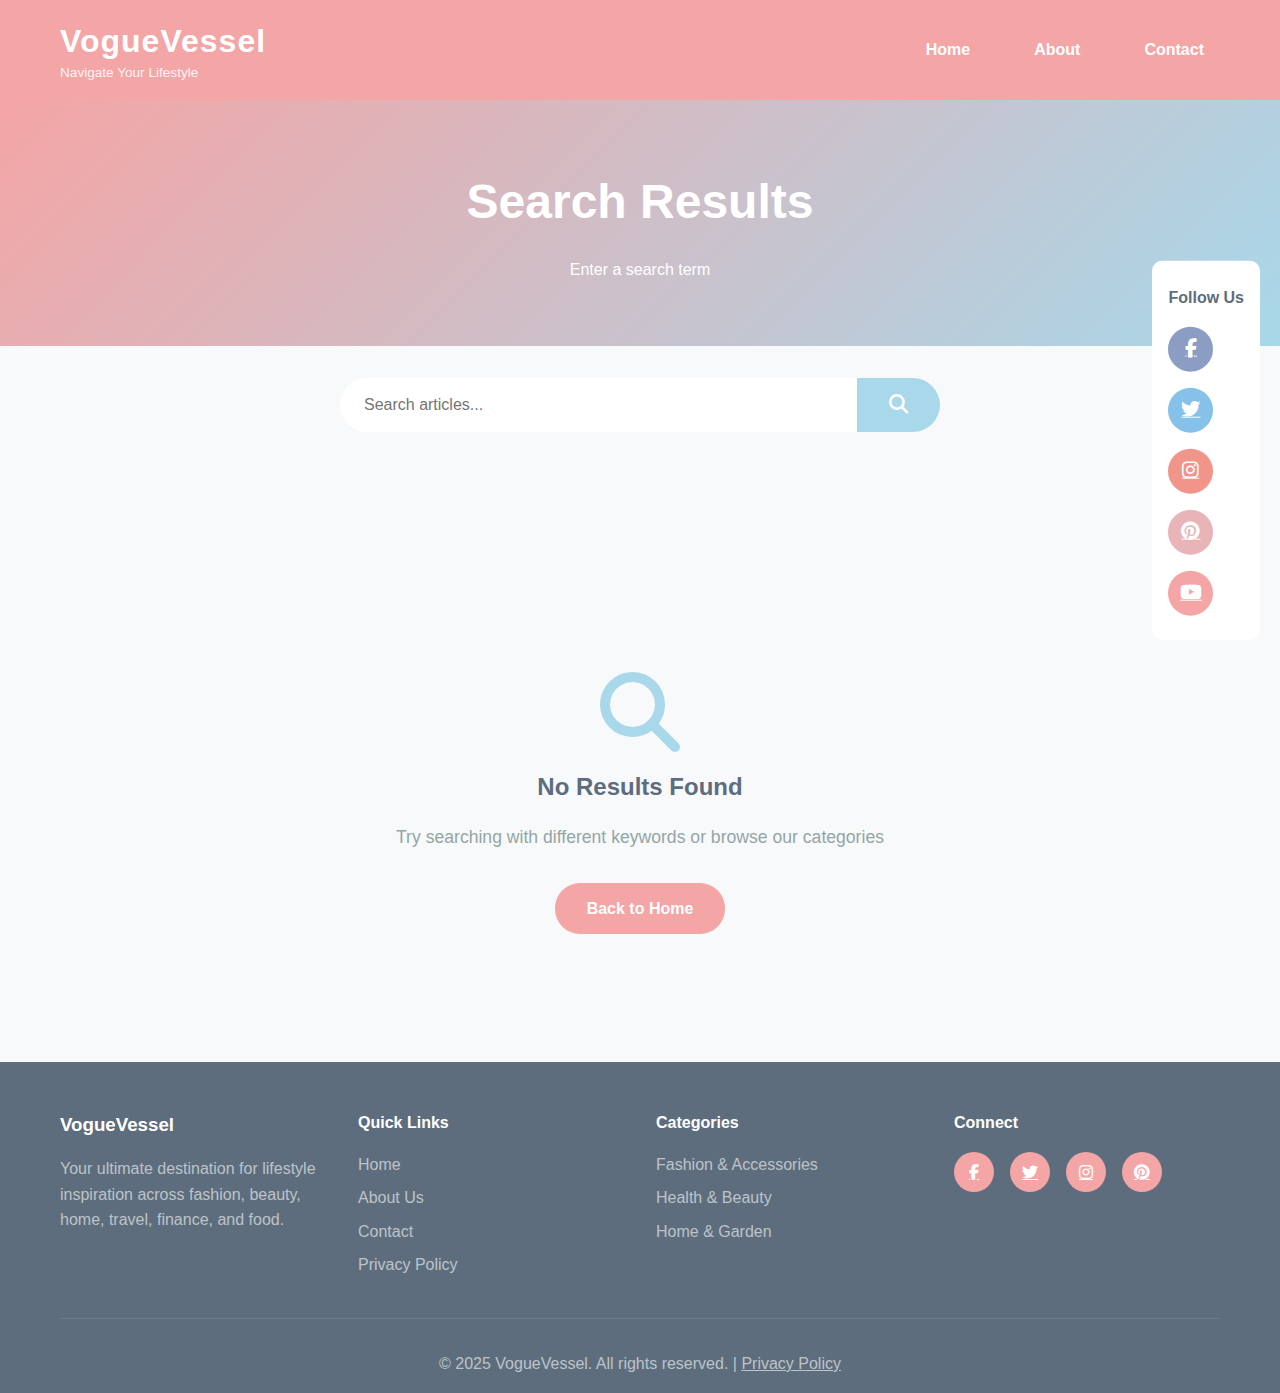
<file: search.html>
<!DOCTYPE html>
<html lang="en">
<head>
    <meta charset="UTF-8">
    <meta name="viewport" content="width=device-width, initial-scale=1.0">
    <meta name="description" content="Search VogueVessel for lifestyle articles on fashion, beauty, home decor, travel, finance, and food. Find the perfect article for you.">
    <meta name="keywords" content="search lifestyle articles, find blog posts, VogueVessel search">
    <meta name="author" content="VogueVessel">
    <meta name="robots" content="noindex, follow">
    <title>Search Results - VogueVessel</title>
    <link rel="stylesheet" href="css/style.css">
    <link rel="stylesheet" href="https://cdnjs.cloudflare.com/ajax/libs/font-awesome/6.4.0/css/all.min.css">
</head>
<body>
    <!-- Header -->
    <header class="header">
        <nav class="navbar">
            <div class="container">
                <div class="logo">
                    <h1><a href="index.html" style="color: white; text-decoration: none;">VogueVessel</a></h1>
                    <p class="tagline">Navigate Your Lifestyle</p>
                </div>
                <button class="mobile-menu-toggle" aria-label="Toggle menu">
                    <i class="fas fa-bars"></i>
                </button>
                <ul class="nav-menu">
                    <li><a href="index.html">Home</a></li>
                    <li><a href="about.html">About</a></li>
                    <li><a href="contact.html">Contact</a></li>
                </ul>
            </div>
        </nav>
    </header>

    <!-- Search Header -->
    <div class="page-header">
        <div class="container">
            <h1>Search Results</h1>
            <p id="searchQuery"></p>
        </div>
    </div>

    <!-- Search Bar -->
    <section class="search-section">
        <div class="container">
            <div class="search-box">
                <input type="text" id="searchInput" placeholder="Search articles...">
                <button id="searchBtn"><i class="fas fa-search"></i></button>
            </div>
        </div>
    </section>

    <!-- Search Results -->
    <section class="blog-section">
        <div class="container">
            <div id="resultsCount" style="text-align: center; margin-bottom: 2rem; font-size: 1.2rem; color: #5D6D7E;"></div>
            
            <div class="blog-grid" id="searchResults">
                <!-- Search results will be inserted here by JavaScript -->
            </div>

            <div id="noResults" style="display: none; text-align: center; padding: 4rem 0;">
                <i class="fas fa-search" style="font-size: 5rem; color: #A8D8EA; margin-bottom: 1rem;"></i>
                <h2 style="color: #5D6D7E; margin-bottom: 1rem;">No Results Found</h2>
                <p style="color: #95A5A6; font-size: 1.1rem; margin-bottom: 2rem;">Try searching with different keywords or browse our categories</p>
                <a href="index.html" class="btn-primary">Back to Home</a>
            </div>
        </div>
    </section>

    <!-- Social Media Widget -->
    <aside class="social-widget">
        <h3>Follow Us</h3>
        <div class="social-links">
            <a href="https://www.facebook.com/voguevessel" target="_blank" rel="noopener noreferrer" aria-label="Facebook"><i class="fab fa-facebook-f"></i></a>
            <a href="https://twitter.com/voguevessel" target="_blank" rel="noopener noreferrer" aria-label="Twitter"><i class="fab fa-twitter"></i></a>
            <a href="https://www.instagram.com/voguevessel" target="_blank" rel="noopener noreferrer" aria-label="Instagram"><i class="fab fa-instagram"></i></a>
            <a href="https://www.pinterest.com/voguevessel" target="_blank" rel="noopener noreferrer" aria-label="Pinterest"><i class="fab fa-pinterest"></i></a>
            <a href="https://www.youtube.com/@voguevessel" target="_blank" rel="noopener noreferrer" aria-label="YouTube"><i class="fab fa-youtube"></i></a>
        </div>
    </aside>

    <!-- Footer -->
    <footer class="footer">
        <div class="container">
            <div class="footer-content">
                <div class="footer-section">
                    <h3>VogueVessel</h3>
                    <p>Your ultimate destination for lifestyle inspiration across fashion, beauty, home, travel, finance, and food.</p>
                </div>
                <div class="footer-section">
                    <h4>Quick Links</h4>
                    <ul>
                        <li><a href="index.html">Home</a></li>
                        <li><a href="about.html">About Us</a></li>
                        <li><a href="contact.html">Contact</a></li>
                        <li><a href="privacy-policy.html">Privacy Policy</a></li>
                    </ul>
                </div>
                <div class="footer-section">
                    <h4>Categories</h4>
                    <ul>
                        <li><a href="index.html">Fashion & Accessories</a></li>
                        <li><a href="index.html">Health & Beauty</a></li>
                        <li><a href="index.html">Home & Garden</a></li>
                    </ul>
                </div>
                <div class="footer-section">
                    <h4>Connect</h4>
                    <div class="footer-social">
                        <a href="https://www.facebook.com/voguevessel" target="_blank" rel="noopener noreferrer"><i class="fab fa-facebook-f"></i></a>
                        <a href="https://twitter.com/voguevessel" target="_blank" rel="noopener noreferrer"><i class="fab fa-twitter"></i></a>
                        <a href="https://www.instagram.com/voguevessel" target="_blank" rel="noopener noreferrer"><i class="fab fa-instagram"></i></a>
                        <a href="https://www.pinterest.com/voguevessel" target="_blank" rel="noopener noreferrer"><i class="fab fa-pinterest"></i></a>
                    </div>
                </div>
            </div>
            <div class="footer-bottom">
                <p>&copy; 2025 VogueVessel. All rights reserved. | <a href="privacy-policy.html" style="color: #BDC3C7;">Privacy Policy</a></p>
            </div>
        </div>
    </footer>

    <script src="js/search.js"></script>
</body>
</html>
</file>
<file: css/style.css>
/* ================================
   VogueVessel - Flat Design Style
   ================================ */

/* Reset & Base Styles */
* {
    margin: 0;
    padding: 0;
    box-sizing: border-box;
}

:root {
    --primary-color: #F4A5A5;
    --secondary-color: #A8D8EA;
    --accent-color: #FFF4B7;
    --dark-color: #5D6D7E;
    --light-color: #F8F9FA;
    --white: #FFFFFF;
    --fashion-color: #E8B4B8;
    --beauty-color: #D4A5D4;
    --home-color: #A2C5E3;
    --travel-color: #A5D8C9;
    --finance-color: #F5C28F;
    --food-color: #F4B084;
    --transition: all 0.3s ease;
}

body {
    font-family: 'Segoe UI', Tahoma, Geneva, Verdana, sans-serif;
    line-height: 1.6;
    color: var(--dark-color);
    background-color: var(--white);
}

.container {
    max-width: 1200px;
    margin: 0 auto;
    padding: 0 20px;
}

/* Header & Navigation */
.header {
    background-color: var(--primary-color);
    position: sticky;
    top: 0;
    z-index: 1000;
    transition: var(--transition);
}

.navbar {
    padding: 0;
}

.navbar .container {
    display: flex;
    justify-content: space-between;
    align-items: center;
    padding: 1rem 20px;
}

.logo h1 {
    color: var(--white);
    font-size: 2rem;
    font-weight: 700;
    letter-spacing: 1px;
}

.logo .tagline {
    color: var(--white);
    font-size: 0.85rem;
    opacity: 0.9;
    margin-top: -5px;
}

.mobile-menu-toggle {
    display: none;
    background: none;
    border: none;
    color: var(--white);
    font-size: 1.5rem;
    cursor: pointer;
}

.nav-menu {
    display: flex;
    list-style: none;
    gap: 2rem;
}

.nav-menu a {
    color: var(--white);
    text-decoration: none;
    font-weight: 600;
    font-size: 1rem;
    padding: 0.5rem 1rem;
    border-radius: 5px;
    transition: var(--transition);
}

.nav-menu a:hover,
.nav-menu a.active {
    background-color: rgba(255, 255, 255, 0.2);
}

/* Hero Section */
.hero {
    background: linear-gradient(135deg, var(--primary-color), var(--secondary-color));
    color: var(--white);
    text-align: center;
    padding: 5rem 0;
    animation: fadeIn 0.8s ease-in;
}

.hero h2 {
    font-size: 3rem;
    margin-bottom: 1rem;
    font-weight: 700;
}

.hero p {
    font-size: 1.3rem;
    opacity: 0.95;
}

/* Search Section */
.search-section {
    padding: 2rem 0;
    background-color: var(--light-color);
}

.search-box {
    display: flex;
    max-width: 600px;
    margin: 0 auto;
    background-color: var(--white);
    border-radius: 50px;
    overflow: hidden;
}

.search-box input {
    flex: 1;
    padding: 1rem 1.5rem;
    border: none;
    font-size: 1rem;
    outline: none;
}

.search-box button {
    background-color: var(--secondary-color);
    color: var(--white);
    border: none;
    padding: 1rem 2rem;
    cursor: pointer;
    font-size: 1.2rem;
    transition: var(--transition);
}

.search-box button:hover {
    background-color: #8DCDDD;
}

/* Categories Section */
.categories-section {
    padding: 4rem 0;
}

.section-title {
    text-align: center;
    font-size: 2.5rem;
    margin-bottom: 3rem;
    color: var(--dark-color);
    font-weight: 700;
}

.categories-grid {
    display: grid;
    grid-template-columns: repeat(auto-fit, minmax(280px, 1fr));
    gap: 2rem;
}

.category-card {
    background-color: var(--white);
    border: 3px solid var(--light-color);
    padding: 2.5rem;
    text-align: center;
    cursor: pointer;
    transition: var(--transition);
    border-radius: 10px;
}

.category-card:hover {
    transform: translateY(-10px);
    border-color: var(--primary-color);
}

.category-card i {
    font-size: 3.5rem;
    color: var(--primary-color);
    margin-bottom: 1rem;
}

.category-card:nth-child(1) i { color: var(--fashion-color); }
.category-card:nth-child(2) i { color: var(--beauty-color); }
.category-card:nth-child(3) i { color: var(--home-color); }
.category-card:nth-child(4) i { color: var(--travel-color); }
.category-card:nth-child(5) i { color: var(--finance-color); }
.category-card:nth-child(6) i { color: var(--food-color); }

.category-card h3 {
    font-size: 1.4rem;
    margin-bottom: 0.5rem;
    color: var(--dark-color);
}

.category-card p {
    color: #7F8C8D;
    font-size: 0.95rem;
}

/* Blog Section */
.blog-section {
    padding: 4rem 0;
    background-color: var(--light-color);
}

.filter-buttons {
    display: flex;
    justify-content: center;
    gap: 1rem;
    margin-bottom: 3rem;
    flex-wrap: wrap;
}

.filter-btn {
    background-color: var(--white);
    color: var(--dark-color);
    border: 2px solid var(--white);
    padding: 0.7rem 1.5rem;
    border-radius: 25px;
    cursor: pointer;
    font-weight: 600;
    font-size: 0.95rem;
    transition: var(--transition);
}

.filter-btn:hover,
.filter-btn.active {
    background-color: var(--primary-color);
    color: var(--white);
    border-color: var(--primary-color);
}

.blog-grid {
    display: grid;
    grid-template-columns: repeat(auto-fill, minmax(350px, 1fr));
    gap: 2.5rem;
    margin-bottom: 3rem;
}

.blog-card {
    background-color: var(--white);
    border-radius: 10px;
    overflow: hidden;
    transition: var(--transition);
    animation: slideUp 0.5s ease;
}

.blog-card:hover {
    transform: translateY(-10px);
}

.blog-image {
    position: relative;
    width: 100%;
    height: 250px;
    overflow: hidden;
}

.blog-image img {
    width: 100%;
    height: 100%;
    object-fit: cover;
    transition: var(--transition);
}

.blog-card:hover .blog-image img {
    transform: scale(1.1);
}

.category-badge {
    position: absolute;
    top: 15px;
    left: 15px;
    padding: 0.5rem 1rem;
    border-radius: 20px;
    color: var(--white);
    font-weight: 600;
    font-size: 0.85rem;
}

.fashion-badge { background-color: var(--fashion-color); }
.beauty-badge { background-color: var(--beauty-color); }
.home-badge { background-color: var(--home-color); }
.travel-badge { background-color: var(--travel-color); }
.finance-badge { background-color: var(--finance-color); }
.food-badge { background-color: var(--food-color); }

.blog-content {
    padding: 1.5rem;
}

.blog-meta {
    display: flex;
    gap: 1.5rem;
    margin-bottom: 1rem;
    color: #95A5A6;
    font-size: 0.85rem;
}

.blog-meta span {
    display: flex;
    align-items: center;
    gap: 0.3rem;
}

.blog-content h3 {
    font-size: 1.4rem;
    margin-bottom: 1rem;
    color: var(--dark-color);
    line-height: 1.4;
}

.blog-content p {
    color: #7F8C8D;
    margin-bottom: 1.5rem;
    line-height: 1.6;
}

.read-more {
    display: inline-flex;
    align-items: center;
    gap: 0.5rem;
    color: var(--primary-color);
    text-decoration: none;
    font-weight: 600;
    transition: var(--transition);
}

.read-more:hover {
    gap: 1rem;
}

/* Pagination */
.pagination {
    display: flex;
    justify-content: center;
    gap: 0.5rem;
}

.page-btn {
    background-color: var(--white);
    color: var(--dark-color);
    border: 2px solid var(--white);
    padding: 0.7rem 1.2rem;
    border-radius: 5px;
    cursor: pointer;
    font-weight: 600;
    transition: var(--transition);
}

.page-btn:hover,
.page-btn.active {
    background-color: var(--secondary-color);
    color: var(--white);
    border-color: var(--secondary-color);
}

/* Social Media Widget */
.social-widget {
    position: fixed;
    right: 20px;
    top: 50%;
    transform: translateY(-50%);
    background-color: var(--white);
    padding: 1.5rem 1rem;
    border-radius: 10px;
    text-align: center;
    z-index: 999;
}

.social-widget h3 {
    font-size: 1rem;
    margin-bottom: 1rem;
    color: var(--dark-color);
}

.social-links {
    display: flex;
    flex-direction: column;
    gap: 1rem;
}

.social-links a {
    width: 45px;
    height: 45px;
    display: flex;
    align-items: center;
    justify-content: center;
    border-radius: 50%;
    color: var(--white);
    font-size: 1.2rem;
    transition: var(--transition);
}

.social-links a:nth-child(1) { background-color: #8B9DC3; }
.social-links a:nth-child(2) { background-color: #85C1E9; }
.social-links a:nth-child(3) { background-color: #F1948A; }
.social-links a:nth-child(4) { background-color: #E8B4B8; }
.social-links a:nth-child(5) { background-color: #F4A5A5; }

.social-links a:hover {
    transform: scale(1.15);
}

/* Footer */
.footer {
    background-color: var(--dark-color);
    color: var(--white);
    padding: 3rem 0 1rem;
}

.footer-content {
    display: grid;
    grid-template-columns: repeat(auto-fit, minmax(250px, 1fr));
    gap: 2rem;
    margin-bottom: 2rem;
}

.footer-section h3,
.footer-section h4 {
    margin-bottom: 1rem;
    color: var(--white);
}

.footer-section p {
    color: #BDC3C7;
    line-height: 1.6;
}

.footer-section ul {
    list-style: none;
}

.footer-section ul li {
    margin-bottom: 0.5rem;
}

.footer-section ul li a {
    color: #BDC3C7;
    text-decoration: none;
    transition: var(--transition);
}

.footer-section ul li a:hover {
    color: var(--primary-color);
}

.footer-social {
    display: flex;
    gap: 1rem;
}

.footer-social a {
    width: 40px;
    height: 40px;
    display: flex;
    align-items: center;
    justify-content: center;
    border-radius: 50%;
    background-color: var(--primary-color);
    color: var(--white);
    transition: var(--transition);
}

.footer-social a:hover {
    background-color: var(--secondary-color);
    transform: scale(1.1);
}

.footer-bottom {
    text-align: center;
    padding-top: 2rem;
    border-top: 1px solid rgba(255, 255, 255, 0.1);
    color: #BDC3C7;
}

/* Animations */
@keyframes fadeIn {
    from {
        opacity: 0;
    }
    to {
        opacity: 1;
    }
}

@keyframes slideUp {
    from {
        opacity: 0;
        transform: translateY(30px);
    }
    to {
        opacity: 1;
        transform: translateY(0);
    }
}

/* Article Page Styles */
.article-header {
    background: linear-gradient(135deg, var(--primary-color), var(--secondary-color));
    color: var(--white);
    padding: 3rem 0;
    text-align: center;
}

.article-header h1 {
    font-size: 2.5rem;
    margin-bottom: 1rem;
}

.article-meta {
    display: flex;
    justify-content: center;
    gap: 2rem;
    margin-top: 1rem;
    font-size: 1rem;
}

.article-content {
    max-width: 900px;
    margin: 3rem auto;
    padding: 0 20px;
}

.article-image {
    width: 100%;
    border-radius: 10px;
    margin: 2rem 0;
}

.article-content h2 {
    font-size: 2rem;
    margin: 2rem 0 1rem;
    color: var(--dark-color);
}

.article-content h3 {
    font-size: 1.5rem;
    margin: 1.5rem 0 1rem;
    color: var(--dark-color);
}

.article-content p {
    font-size: 1.1rem;
    line-height: 1.8;
    margin-bottom: 1.5rem;
    color: #34495E;
}

.product-showcase {
    background-color: var(--light-color);
    padding: 2rem;
    border-radius: 10px;
    margin: 2rem 0;
}

.product-grid {
    display: grid;
    grid-template-columns: repeat(auto-fit, minmax(250px, 1fr));
    gap: 2rem;
    margin-top: 2rem;
}

.product-card {
    background-color: var(--white);
    border-radius: 10px;
    padding: 1.5rem;
    text-align: center;
    transition: var(--transition);
}

.product-card:hover {
    transform: translateY(-5px);
}

.product-card img {
    width: 100%;
    height: 200px;
    object-fit: cover;
    border-radius: 10px;
    margin-bottom: 1rem;
}

.product-card h4 {
    font-size: 1.2rem;
    margin-bottom: 0.5rem;
    color: var(--dark-color);
}

.product-card p {
    color: #7F8C8D;
    font-size: 0.95rem;
    margin-bottom: 1rem;
}

.product-rating {
    color: var(--accent-color);
    margin-bottom: 1rem;
}

.product-price {
    font-size: 1.5rem;
    color: var(--primary-color);
    font-weight: 700;
    margin-bottom: 1rem;
}

.btn-primary {
    background-color: var(--primary-color);
    color: var(--white);
    padding: 0.8rem 2rem;
    border: none;
    border-radius: 25px;
    font-weight: 600;
    cursor: pointer;
    transition: var(--transition);
    text-decoration: none;
    display: inline-block;
}

.btn-primary:hover {
    background-color: #F08B8B;
    transform: scale(1.05);
}

/* Contact & About Pages */
.page-header {
    background: linear-gradient(135deg, var(--primary-color), var(--secondary-color));
    color: var(--white);
    padding: 4rem 0;
    text-align: center;
}

.page-header h1 {
    font-size: 3rem;
    margin-bottom: 1rem;
}

.page-content {
    max-width: 900px;
    margin: 3rem auto;
    padding: 0 20px;
}

.contact-form {
    background-color: var(--light-color);
    padding: 3rem;
    border-radius: 10px;
    max-width: 600px;
    margin: 0 auto;
}

.form-group {
    margin-bottom: 1.5rem;
}

.form-group label {
    display: block;
    margin-bottom: 0.5rem;
    font-weight: 600;
    color: var(--dark-color);
}

.form-group input,
.form-group textarea {
    width: 100%;
    padding: 1rem;
    border: none;
    border-radius: 5px;
    font-size: 1rem;
    font-family: inherit;
    background-color: var(--white);
}

.form-group textarea {
    resize: vertical;
    min-height: 150px;
}

/* Responsive Design */
@media (max-width: 768px) {
    .mobile-menu-toggle {
        display: block;
    }

    .nav-menu {
        position: absolute;
        top: 100%;
        left: 0;
        right: 0;
        background-color: var(--primary-color);
        flex-direction: column;
        padding: 1rem;
        display: none;
        gap: 0;
    }

    .nav-menu.active {
        display: flex;
    }

    .nav-menu li {
        width: 100%;
    }

    .nav-menu a {
        display: block;
        padding: 1rem;
    }

    .hero h2 {
        font-size: 2rem;
    }

    .hero p {
        font-size: 1rem;
    }

    .section-title {
        font-size: 2rem;
    }

    .categories-grid {
        grid-template-columns: 1fr;
    }

    .blog-grid {
        grid-template-columns: 1fr;
    }

    .social-widget {
        display: none;
    }

    .footer-content {
        grid-template-columns: 1fr;
    }

    .article-header h1 {
        font-size: 1.8rem;
    }

    .article-meta {
        flex-direction: column;
        gap: 0.5rem;
    }

    .product-grid {
        grid-template-columns: 1fr;
    }
}

@media (max-width: 480px) {
    .logo h1 {
        font-size: 1.5rem;
    }

    .filter-buttons {
        gap: 0.5rem;
    }

    .filter-btn {
        padding: 0.5rem 1rem;
        font-size: 0.85rem;
    }

    .search-box {
        border-radius: 25px;
    }

    .search-box button {
        padding: 1rem 1.5rem;
    }
}

/* Hidden Class for Filter */
.hidden {
    display: none !important;
}
</file>
